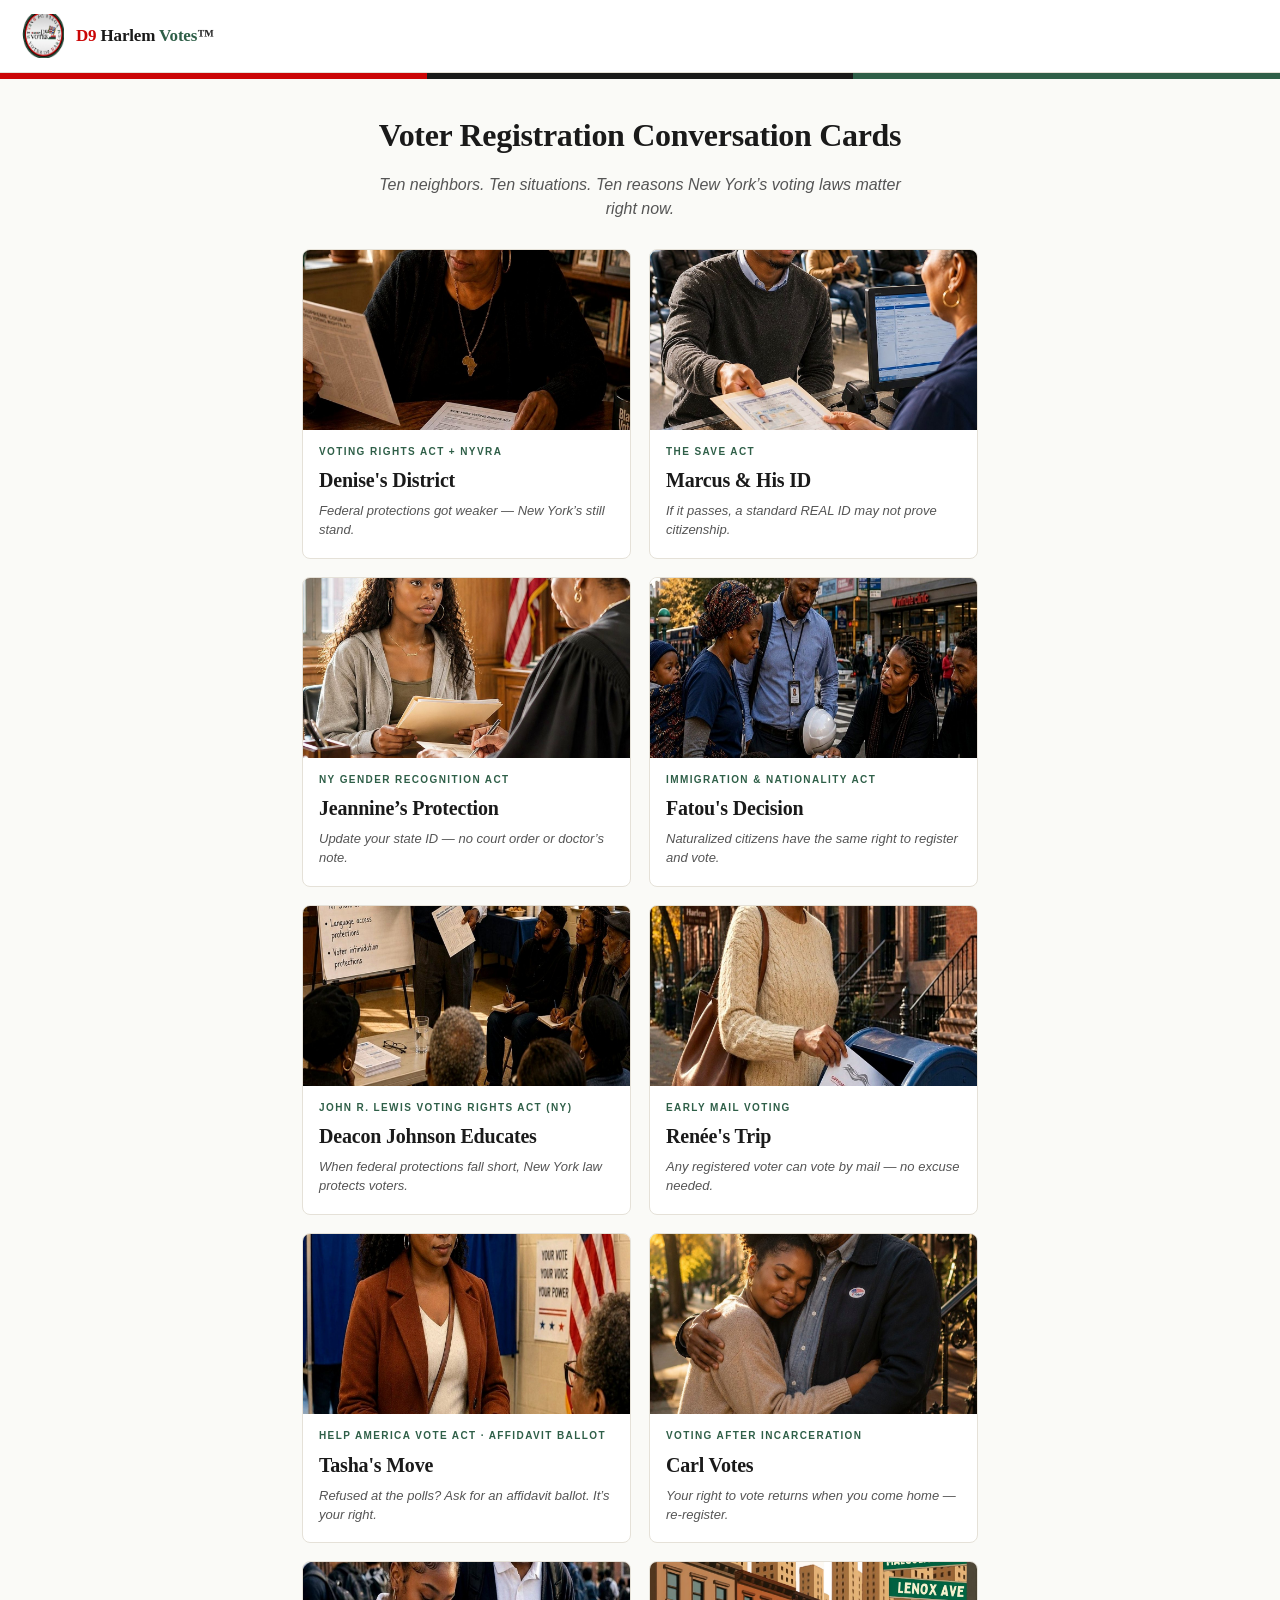
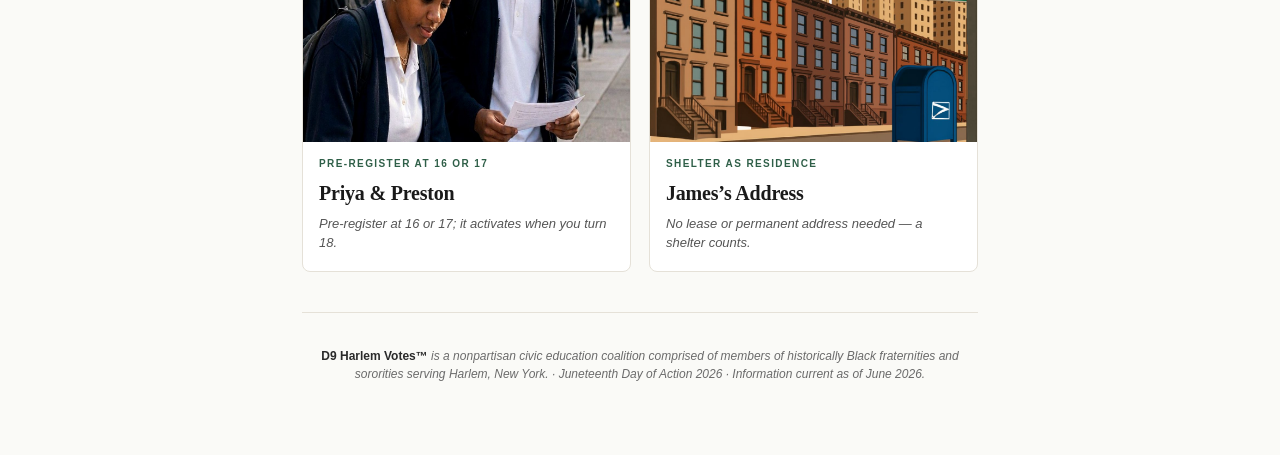
<file: index.html>
<!doctype html>
<html lang="en">
<head>
<meta charset="utf-8">
<meta name="viewport" content="width=device-width,initial-scale=1">
<title>Conversation Cards &mdash; D9 Harlem Votes&trade;</title>
<meta name="description" content="Ten voter registration conversation cards from D9 Harlem Votes&trade;, a nonpartisan civic education coalition in Harlem, New York. Real barriers, real laws, real protections.">
<link rel="stylesheet" href="style.css">
<link rel="icon" type="image/png" href="logo.png">
<script data-goatcounter="https://d9harlemvotes.goatcounter.com/count" async src="//gc.zgo.at/count.js"></script>
</head>
<body>
<div class="topbar">
  <a class="brand" href="/cards/">
    <img src="logo.png" alt="D9 Harlem Votes logo">
    <span class="wordmark"><span class="d9">D9</span> <span class="h">Harlem</span> <span class="v">Votes</span>&trade;</span>
  </a>
</div>
<div class="stripe"><div class="s-red"></div><div class="s-black"></div><div class="s-green"></div></div>
<div class="container">
  <div class="deck-header">
    <h1>Voter Registration Conversation Cards</h1>
    <p class="deck-tagline">Ten neighbors. Ten situations. Ten reasons New York&rsquo;s voting laws matter right now.</p>
  </div>
  <div class="deck-grid">
    <a class="deck-tile" href="card1/">
      <img src="photos/card1-denise.jpg" alt="Denise's District">
      <div class="tile-body">
        <div class="tile-topic">Voting Rights Act + NYVRA</div>
        <div class="tile-name">Denise's District</div>
        <p class="tile-tag">Federal protections got weaker &mdash; New York&rsquo;s still stand.</p>
      </div>
    </a>
    <a class="deck-tile" href="card2/">
      <img src="photos/card2-marcus.jpg" alt="Marcus &amp; His ID">
      <div class="tile-body">
        <div class="tile-topic">The SAVE Act</div>
        <div class="tile-name">Marcus &amp; His ID</div>
        <p class="tile-tag">If it passes, a standard REAL ID may not prove citizenship.</p>
      </div>
    </a>
    <a class="deck-tile" href="card3/">
      <img src="photos/card3-jeannine.jpg" alt="Jeannine&rsquo;s Protection">
      <div class="tile-body">
        <div class="tile-topic">NY Gender Recognition Act</div>
        <div class="tile-name">Jeannine&rsquo;s Protection</div>
        <p class="tile-tag">Update your state ID &mdash; no court order or doctor&rsquo;s note.</p>
      </div>
    </a>
    <a class="deck-tile" href="card4/">
      <img src="photos/card4-fatou.jpg" alt="Fatou's Decision">
      <div class="tile-body">
        <div class="tile-topic">Immigration &amp; Nationality Act</div>
        <div class="tile-name">Fatou's Decision</div>
        <p class="tile-tag">Naturalized citizens have the same right to register and vote.</p>
      </div>
    </a>
    <a class="deck-tile" href="card5/">
      <img src="photos/card5-deacon.jpg" alt="Deacon Johnson Educates">
      <div class="tile-body">
        <div class="tile-topic">John R. Lewis Voting Rights Act (NY)</div>
        <div class="tile-name">Deacon Johnson Educates</div>
        <p class="tile-tag">When federal protections fall short, New York law protects voters.</p>
      </div>
    </a>
    <a class="deck-tile" href="card6/">
      <img src="photos/card6-renee.jpg" alt="Ren&eacute;e's Trip">
      <div class="tile-body">
        <div class="tile-topic">Early Mail Voting</div>
        <div class="tile-name">Ren&eacute;e's Trip</div>
        <p class="tile-tag">Any registered voter can vote by mail &mdash; no excuse needed.</p>
      </div>
    </a>
    <a class="deck-tile" href="card7/">
      <img src="photos/card7-tasha.jpg" alt="Tasha's Move">
      <div class="tile-body">
        <div class="tile-topic">Help America Vote Act &middot; Affidavit Ballot</div>
        <div class="tile-name">Tasha's Move</div>
        <p class="tile-tag">Refused at the polls? Ask for an affidavit ballot. It&rsquo;s your right.</p>
      </div>
    </a>
    <a class="deck-tile" href="card8/">
      <img src="photos/card8-carl.jpg" alt="Carl Votes">
      <div class="tile-body">
        <div class="tile-topic">Voting After Incarceration</div>
        <div class="tile-name">Carl Votes</div>
        <p class="tile-tag">Your right to vote returns when you come home &mdash; re-register.</p>
      </div>
    </a>
    <a class="deck-tile" href="card9/">
      <img src="photos/card9-priya-preston.jpg" alt="Priya &amp; Preston">
      <div class="tile-body">
        <div class="tile-topic">Pre-Register at 16 or 17</div>
        <div class="tile-name">Priya &amp; Preston</div>
        <p class="tile-tag">Pre-register at 16 or 17; it activates when you turn 18.</p>
      </div>
    </a>
    <a class="deck-tile" href="card10/">
      <img src="photos/card10-shelter.jpg" alt="James&rsquo;s Address">
      <div class="tile-body">
        <div class="tile-topic">Shelter as Residence</div>
        <div class="tile-name">James&rsquo;s Address</div>
        <p class="tile-tag">No lease or permanent address needed &mdash; a shelter counts.</p>
      </div>
    </a>
  </div>
  <div class="foot">
    <p class="meta"><strong>D9 Harlem Votes&trade;</strong> is a nonpartisan civic education coalition comprised of members of historically Black fraternities and sororities serving Harlem, New York. &middot; Juneteenth Day of Action 2026 &middot; Information current as of June 2026.</p>
  </div>
</div>
</body>
</html>
</file>
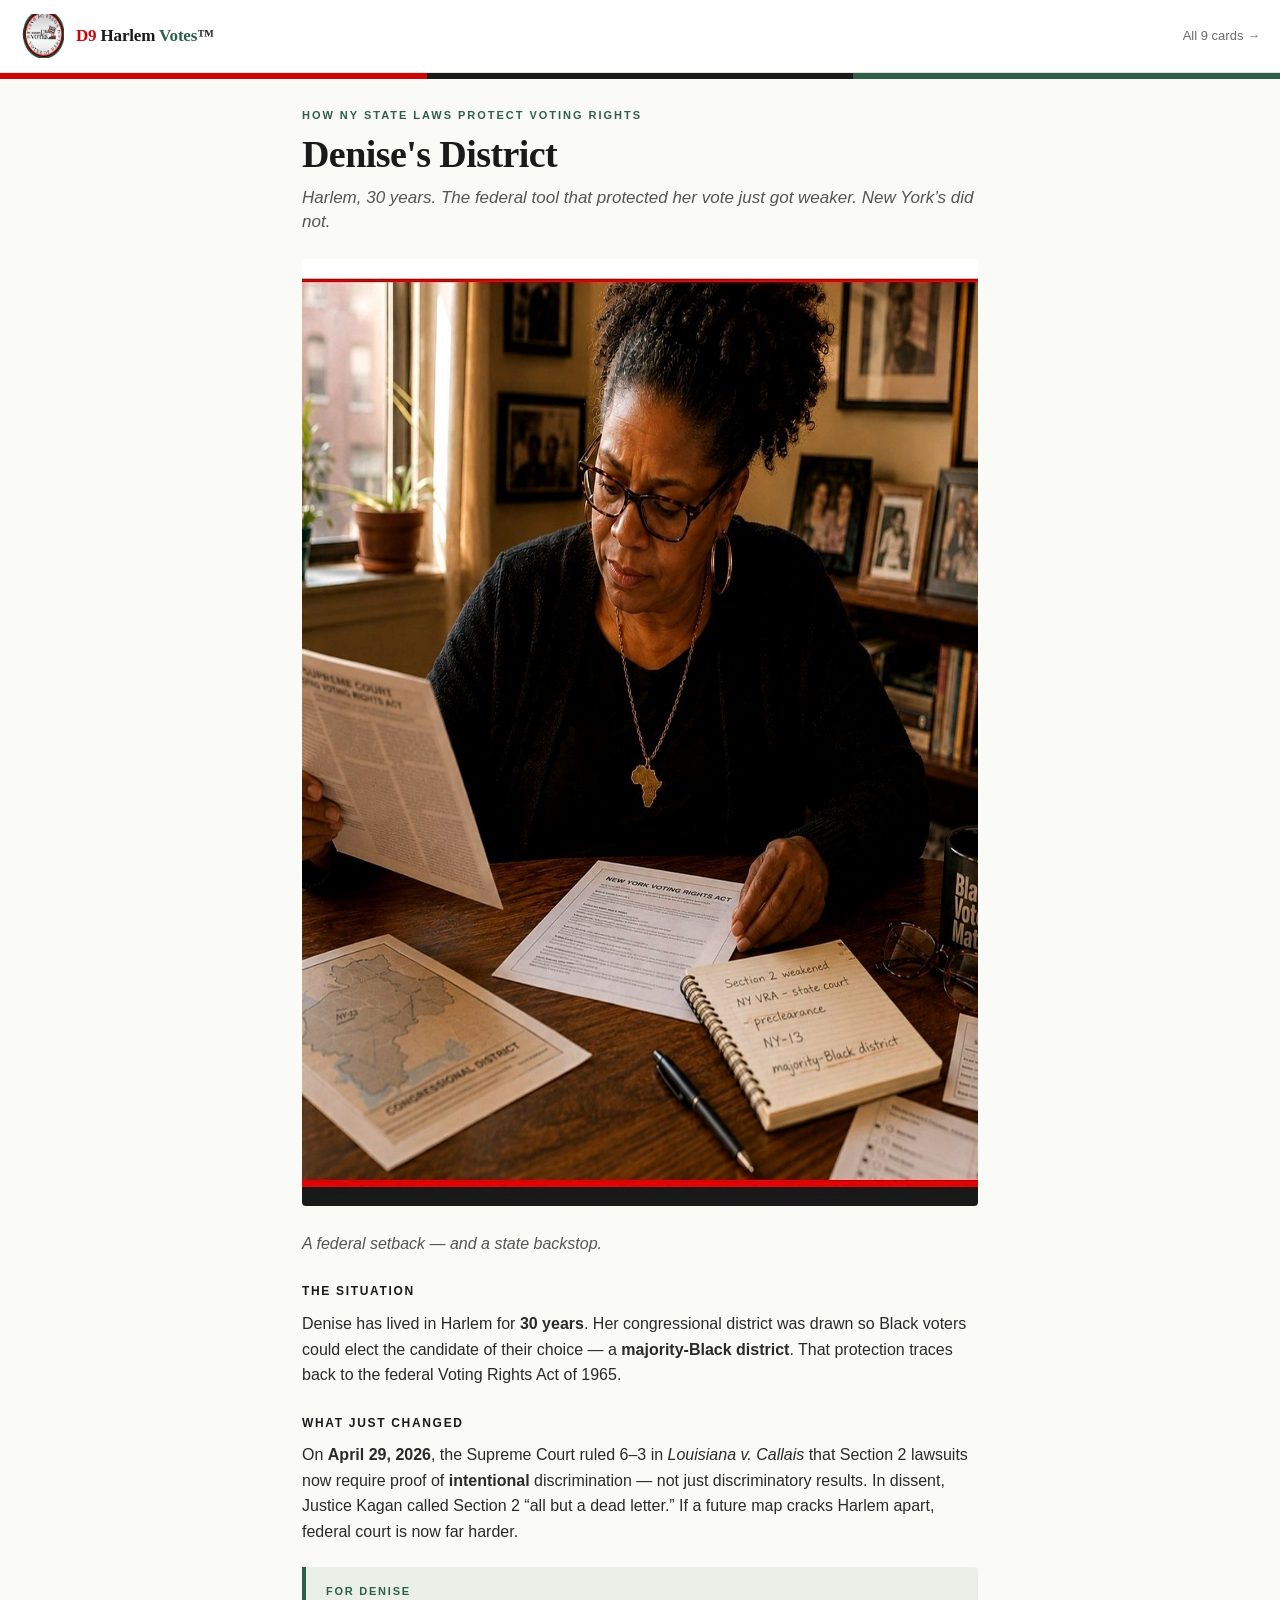
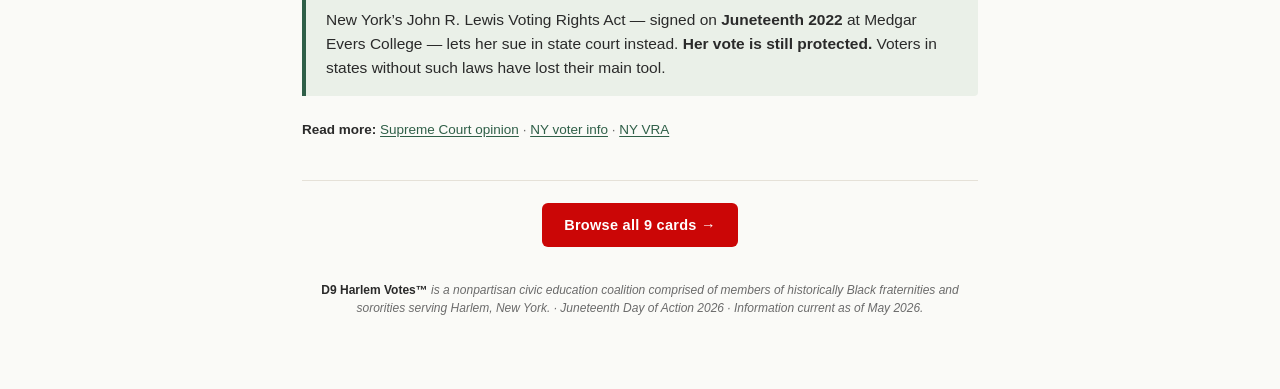
<file: card1/index.html>
<!doctype html>
<html lang="en">
<head>
<meta charset="utf-8">
<meta name="viewport" content="width=device-width,initial-scale=1">
<title>Denise's District &mdash; D9 Harlem Votes&trade;</title>
<meta name="description" content="Harlem, 30 years. The federal tool that protected her vote just got weaker. New York’s did not.">
<link rel="stylesheet" href="../style.css">
<link rel="icon" type="image/png" href="../logo.png">
<script data-goatcounter="https://d9harlemvotes.goatcounter.com/count" async src="//gc.zgo.at/count.js"></script>
</head>
<body>
<div class="topbar">
  <a class="brand" href="/cards/">
    <img src="../logo.png" alt="D9 Harlem Votes logo">
    <span class="wordmark"><span class="d9">D9</span> <span class="h">Harlem</span> <span class="v">Votes</span>&trade;</span>
  </a>
  <a class="back" href="/cards/">All 9 cards &rarr;</a>
</div>
<div class="stripe"><div class="s-red"></div><div class="s-black"></div><div class="s-green"></div></div>
<div class="container">
  <div class="topic-label">How NY state laws protect voting rights</div>
  <h1 class="card-name">Denise's District</h1>
  <p class="tagline">Harlem, 30 years. The federal tool that protected her vote just got weaker. New York&rsquo;s did not.</p>
  <img class="card-photo" src="../photos/card1-denise.jpg" alt="Denise's District">
  <p class="subtitle">A federal setback &mdash; and a state backstop.</p>

  <h2 class="section-label">THE SITUATION</h2>
  <p class="section-body">Denise has lived in Harlem for <strong>30 years</strong>. Her congressional district was drawn so Black voters could elect the candidate of their choice &mdash; a <strong>majority-Black district</strong>. That protection traces back to the federal Voting Rights Act of 1965.</p>

  <h2 class="section-label">WHAT JUST CHANGED</h2>
  <p class="section-body">On <strong>April 29, 2026</strong>, the Supreme Court ruled 6&ndash;3 in <em>Louisiana v. Callais</em> that Section 2 lawsuits now require proof of <strong>intentional</strong> discrimination &mdash; not just discriminatory results. In dissent, Justice Kagan called Section 2 &ldquo;all but a dead letter.&rdquo; If a future map cracks Harlem apart, federal court is now far harder.</p>

  <div class="action-box">
    <div class="action-label">FOR DENISE</div>
    <div class="action-body">New York&rsquo;s John R. Lewis Voting Rights Act &mdash; signed on <strong>Juneteenth 2022</strong> at Medgar Evers College &mdash; lets her sue in state court instead. <strong>Her vote is still protected.</strong> Voters in states without such laws have lost their main tool.</div>
  </div>

  <p class="read-more"><strong>Read more:</strong> <a href="https://www.supremecourt.gov/" target="_blank" rel="noopener">Supreme Court opinion</a> &middot; <a href="https://www.voting.nyc/" target="_blank" rel="noopener">NY voter info</a> &middot; <a href="https://www.nysenate.gov/" target="_blank" rel="noopener">NY VRA</a></p>

  <div class="foot">
    <a class="browse" href="../">Browse all 9 cards &rarr;</a>
    <p class="meta"><strong>D9 Harlem Votes&trade;</strong> is a nonpartisan civic education coalition comprised of members of historically Black fraternities and sororities serving Harlem, New York. &middot; Juneteenth Day of Action 2026 &middot; Information current as of May 2026.</p>
  </div>
</div>
</body>
</html>
</file>
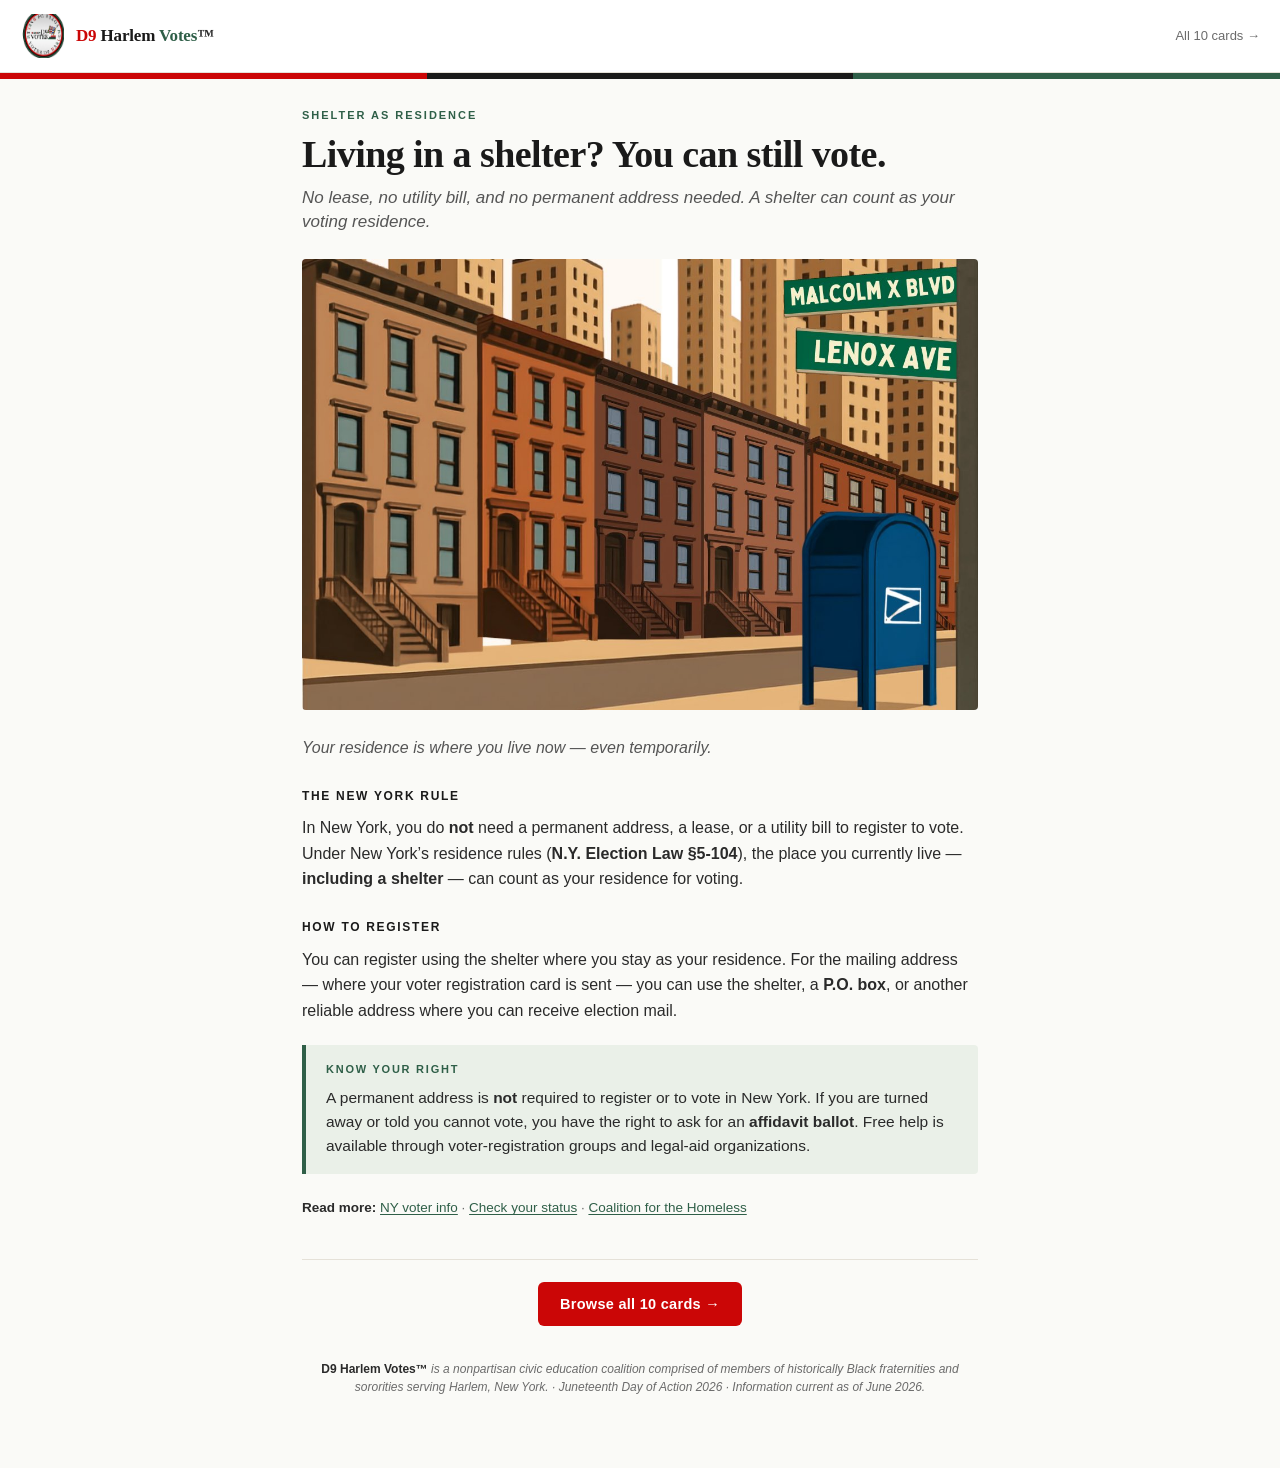
<file: card10/index.html>
<!doctype html>
<html lang="en">
<head>
<meta charset="utf-8">
<meta name="viewport" content="width=device-width,initial-scale=1">
<title>Shelter as Residence &mdash; D9 Harlem Votes&trade;</title>
<meta name="description" content="In New York, you do not need a permanent address, lease, or utility bill to register to vote. A shelter can count as your voting residence.">
<link rel="stylesheet" href="../style.css">
<link rel="icon" type="image/png" href="../logo.png">
<script data-goatcounter="https://d9harlemvotes.goatcounter.com/count" async src="//gc.zgo.at/count.js"></script>
</head>
<body>
<div class="topbar">
  <a class="brand" href="/cards/">
    <img src="../logo.png" alt="D9 Harlem Votes logo">
    <span class="wordmark"><span class="d9">D9</span> <span class="h">Harlem</span> <span class="v">Votes</span>&trade;</span>
  </a>
  <a class="back" href="/cards/">All 10 cards &rarr;</a>
</div>
<div class="stripe"><div class="s-red"></div><div class="s-black"></div><div class="s-green"></div></div>
<div class="container">
  <div class="topic-label">Shelter as Residence</div>
  <h1 class="card-name">Living in a shelter? You can still vote.</h1>
  <p class="tagline">No lease, no utility bill, and no permanent address needed. A shelter can count as your voting residence.</p>
  <img class="card-photo" src="../photos/card10-shelter.jpg" alt="Harlem brownstones">
  <p class="subtitle">Your residence is where you live now &mdash; even temporarily.</p>

  <h2 class="section-label">THE NEW YORK RULE</h2>
  <p class="section-body">In New York, you do <strong>not</strong> need a permanent address, a lease, or a utility bill to register to vote. Under New York&rsquo;s residence rules (<strong>N.Y. Election Law &sect;5-104</strong>), the place you currently live &mdash; <strong>including a shelter</strong> &mdash; can count as your residence for voting.</p>

  <h2 class="section-label">HOW TO REGISTER</h2>
  <p class="section-body">You can register using the shelter where you stay as your residence. For the mailing address &mdash; where your voter registration card is sent &mdash; you can use the shelter, a <strong>P.O. box</strong>, or another reliable address where you can receive election mail.</p>

  <div class="action-box">
    <div class="action-label">KNOW YOUR RIGHT</div>
    <div class="action-body">A permanent address is <strong>not</strong> required to register or to vote in New York. If you are turned away or told you cannot vote, you have the right to ask for an <strong>affidavit ballot</strong>. Free help is available through voter-registration groups and legal-aid organizations.</div>
  </div>

  <p class="read-more"><strong>Read more:</strong> <a href="https://www.voting.nyc/" target="_blank" rel="noopener">NY voter info</a> &middot; <a href="https://voterlookup.elections.ny.gov/" target="_blank" rel="noopener">Check your status</a> &middot; <a href="https://www.coalitionforthehomeless.org/" target="_blank" rel="noopener">Coalition for the Homeless</a></p>

  <div class="foot">
    <a class="browse" href="../">Browse all 10 cards &rarr;</a>
    <p class="meta"><strong>D9 Harlem Votes&trade;</strong> is a nonpartisan civic education coalition comprised of members of historically Black fraternities and sororities serving Harlem, New York. &middot; Juneteenth Day of Action 2026 &middot; Information current as of June 2026.</p>
  </div>
</div>
</body>
</html>
</file>
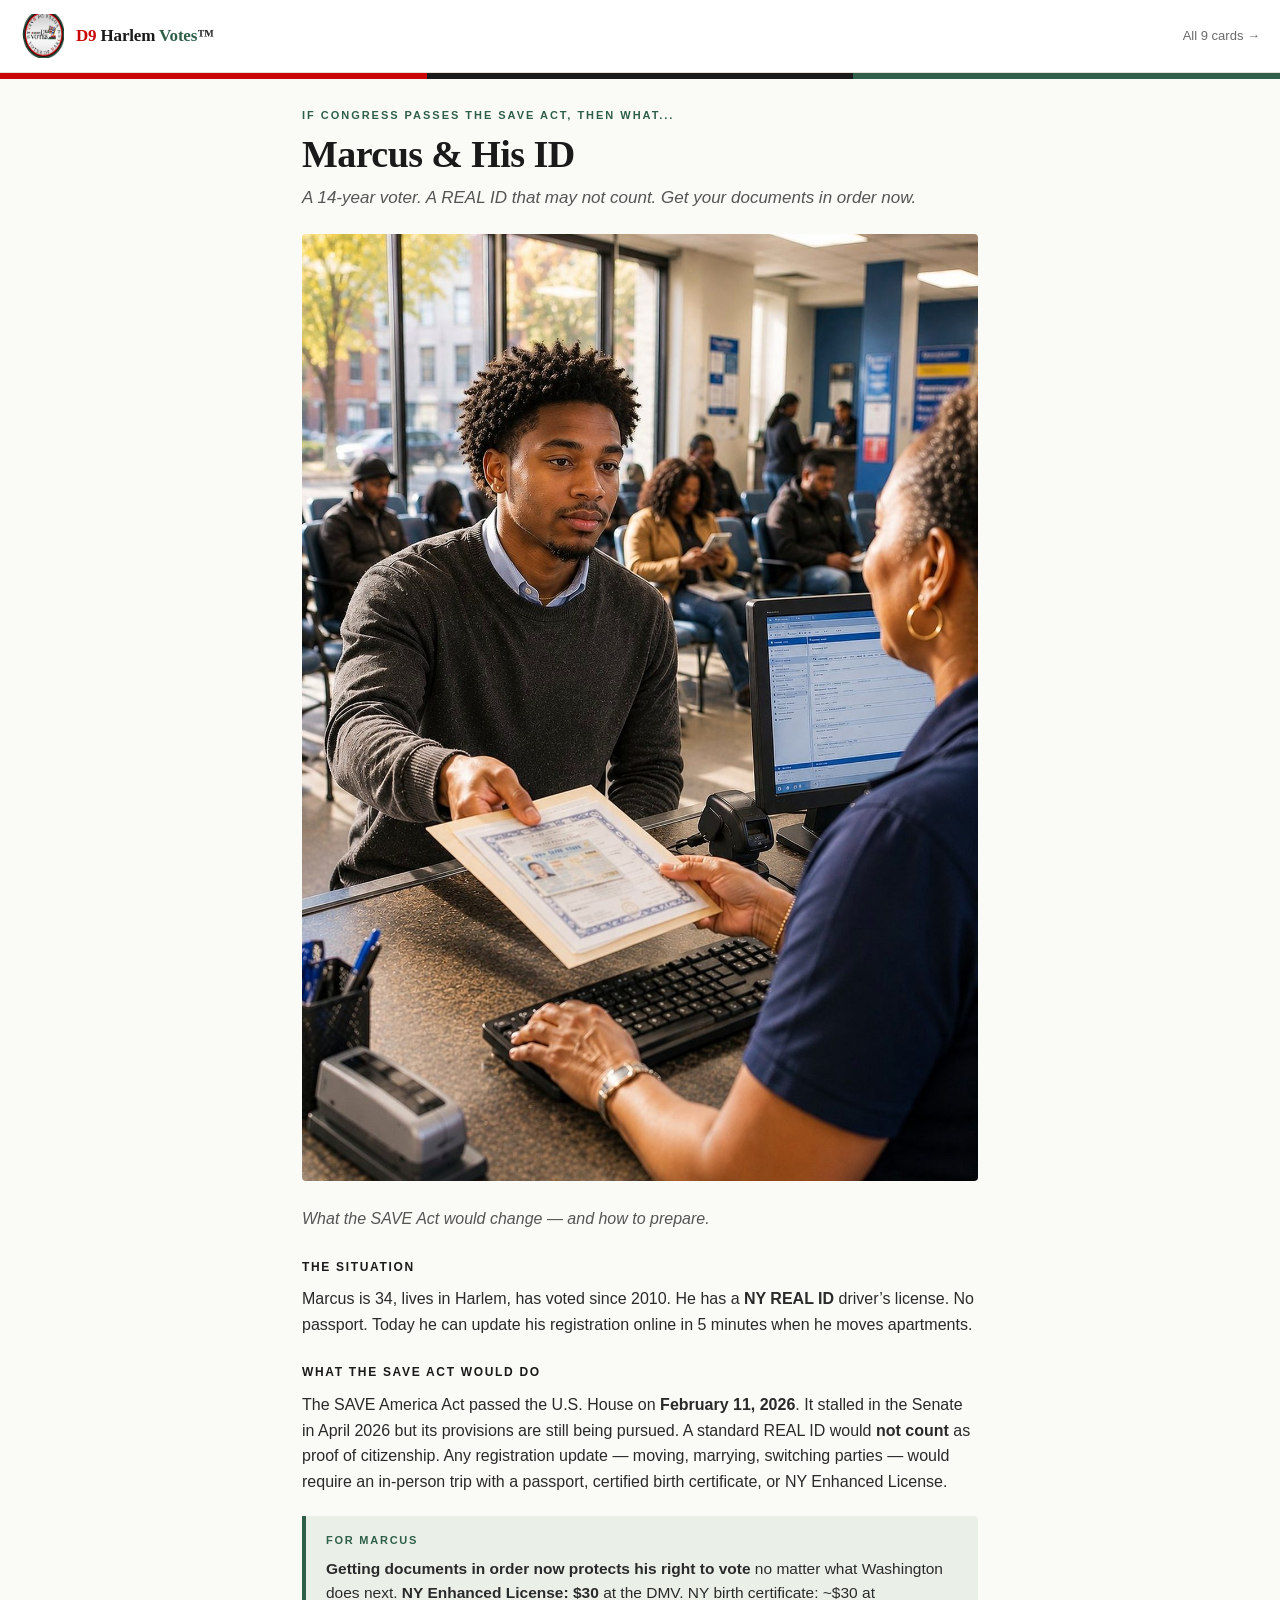
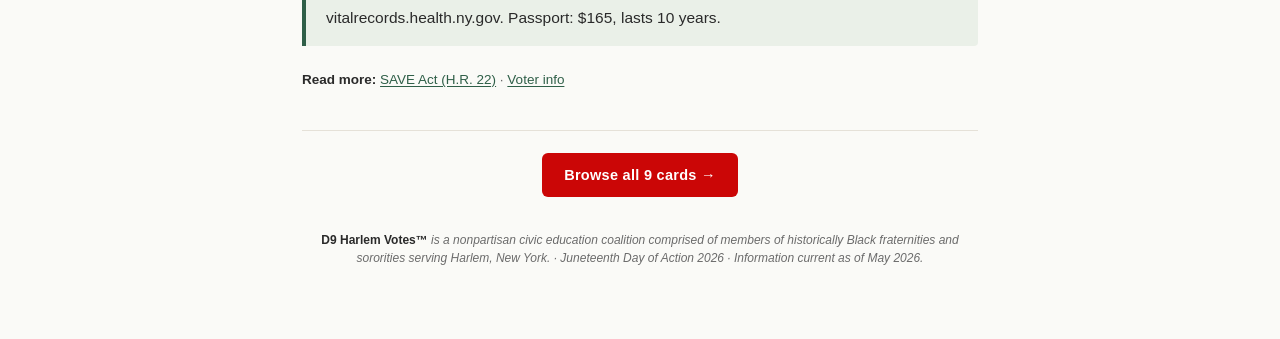
<file: card2/index.html>
<!doctype html>
<html lang="en">
<head>
<meta charset="utf-8">
<meta name="viewport" content="width=device-width,initial-scale=1">
<title>Marcus &amp; His ID &mdash; D9 Harlem Votes&trade;</title>
<meta name="description" content="A 14-year voter. A REAL ID that may not count. Get your documents in order now.">
<link rel="stylesheet" href="../style.css">
<link rel="icon" type="image/png" href="../logo.png">
<script data-goatcounter="https://d9harlemvotes.goatcounter.com/count" async src="//gc.zgo.at/count.js"></script>
</head>
<body>
<div class="topbar">
  <a class="brand" href="/cards/">
    <img src="../logo.png" alt="D9 Harlem Votes logo">
    <span class="wordmark"><span class="d9">D9</span> <span class="h">Harlem</span> <span class="v">Votes</span>&trade;</span>
  </a>
  <a class="back" href="/cards/">All 9 cards &rarr;</a>
</div>
<div class="stripe"><div class="s-red"></div><div class="s-black"></div><div class="s-green"></div></div>
<div class="container">
  <div class="topic-label">If Congress passes the SAVE Act, then what...</div>
  <h1 class="card-name">Marcus &amp; His ID</h1>
  <p class="tagline">A 14-year voter. A REAL ID that may not count. Get your documents in order now.</p>
  <img class="card-photo" src="../photos/card2-marcus.jpg" alt="Marcus &amp; His ID">
  <p class="subtitle">What the SAVE Act would change &mdash; and how to prepare.</p>

  <h2 class="section-label">THE SITUATION</h2>
  <p class="section-body">Marcus is 34, lives in Harlem, has voted since 2010. He has a <strong>NY REAL ID</strong> driver&rsquo;s license. No passport. Today he can update his registration online in 5 minutes when he moves apartments.</p>

  <h2 class="section-label">WHAT THE SAVE ACT WOULD DO</h2>
  <p class="section-body">The SAVE America Act passed the U.S. House on <strong>February 11, 2026</strong>. It stalled in the Senate in April 2026 but its provisions are still being pursued. A standard REAL ID would <strong>not count</strong> as proof of citizenship. Any registration update &mdash; moving, marrying, switching parties &mdash; would require an in-person trip with a passport, certified birth certificate, or NY Enhanced License.</p>

  <div class="action-box">
    <div class="action-label">FOR MARCUS</div>
    <div class="action-body"><strong>Getting documents in order now protects his right to vote</strong> no matter what Washington does next. <strong>NY Enhanced License: $30</strong> at the DMV. NY birth certificate: ~$30 at vitalrecords.health.ny.gov. Passport: $165, lasts 10 years.</div>
  </div>

  <p class="read-more"><strong>Read more:</strong> <a href="https://www.congress.gov/" target="_blank" rel="noopener">SAVE Act (H.R. 22)</a> &middot; <a href="https://www.voting.nyc/" target="_blank" rel="noopener">Voter info</a></p>

  <div class="foot">
    <a class="browse" href="../">Browse all 9 cards &rarr;</a>
    <p class="meta"><strong>D9 Harlem Votes&trade;</strong> is a nonpartisan civic education coalition comprised of members of historically Black fraternities and sororities serving Harlem, New York. &middot; Juneteenth Day of Action 2026 &middot; Information current as of May 2026.</p>
  </div>
</div>
</body>
</html>
</file>
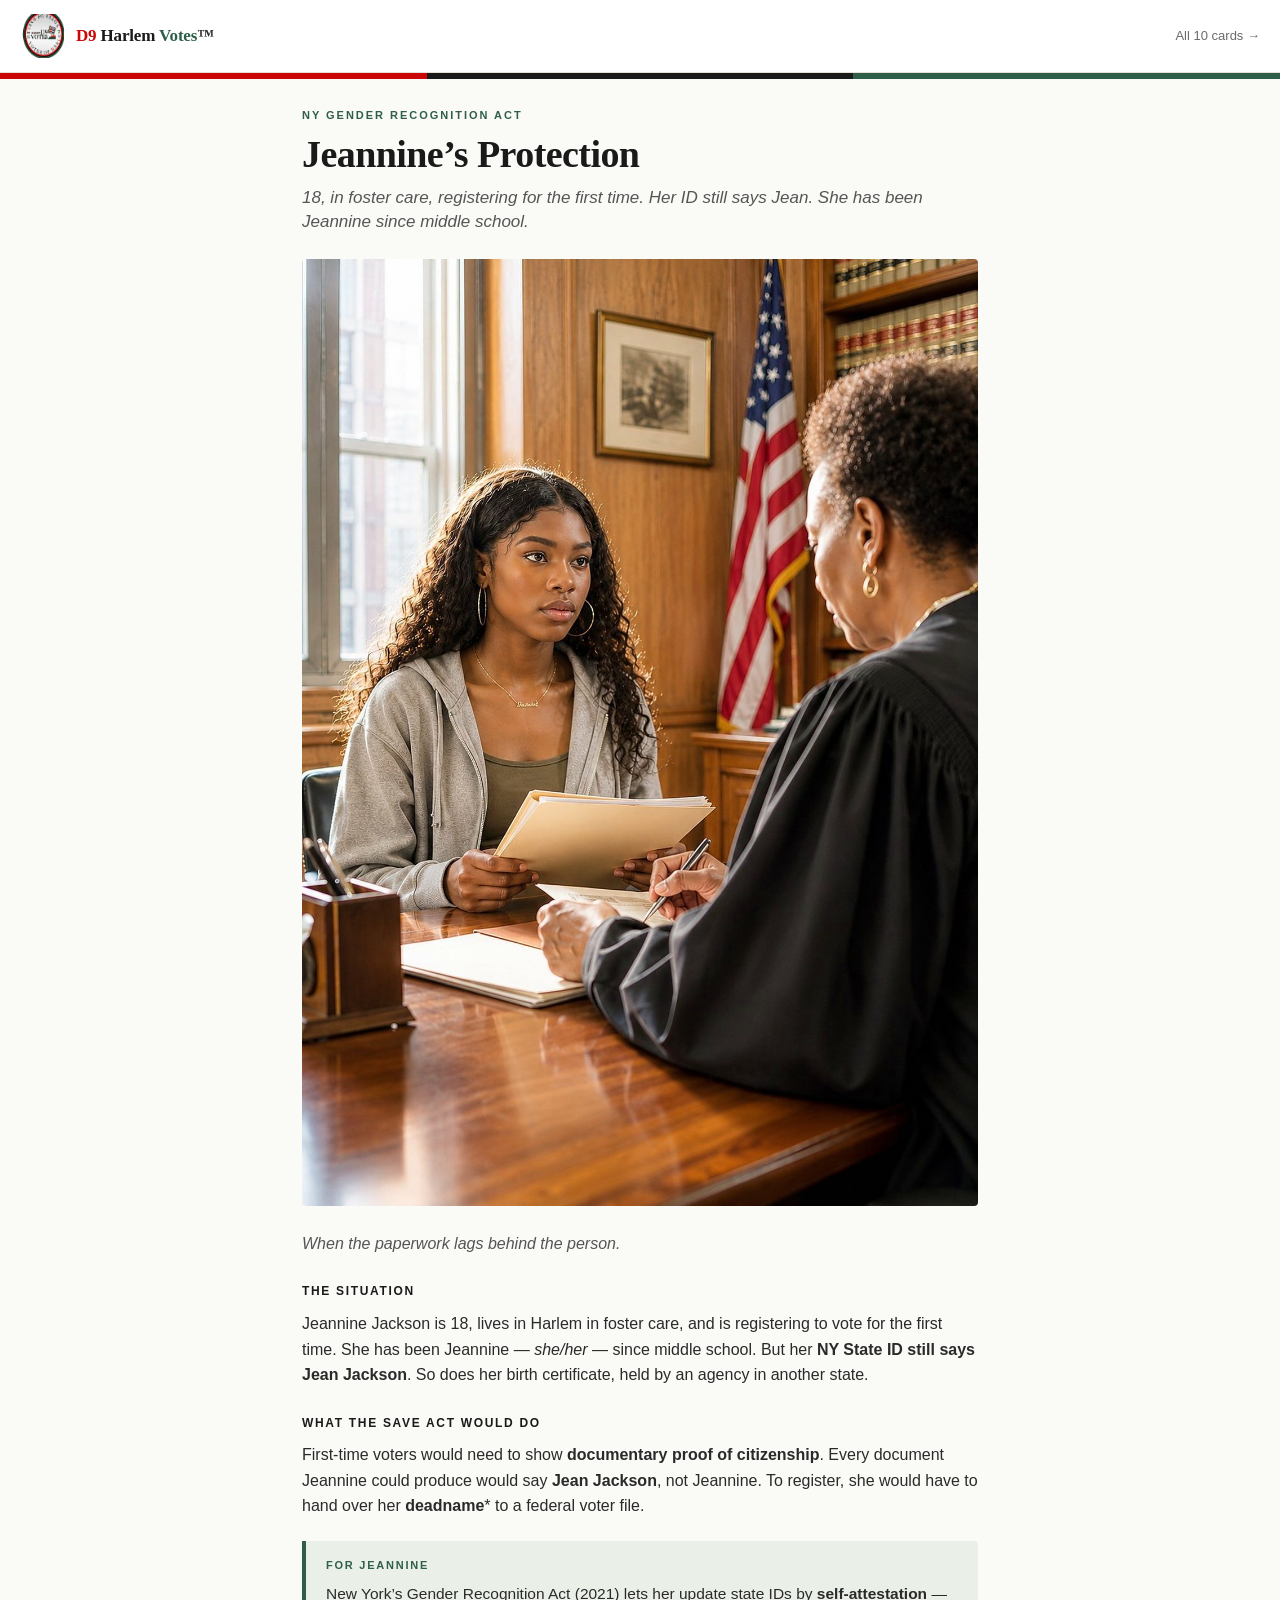
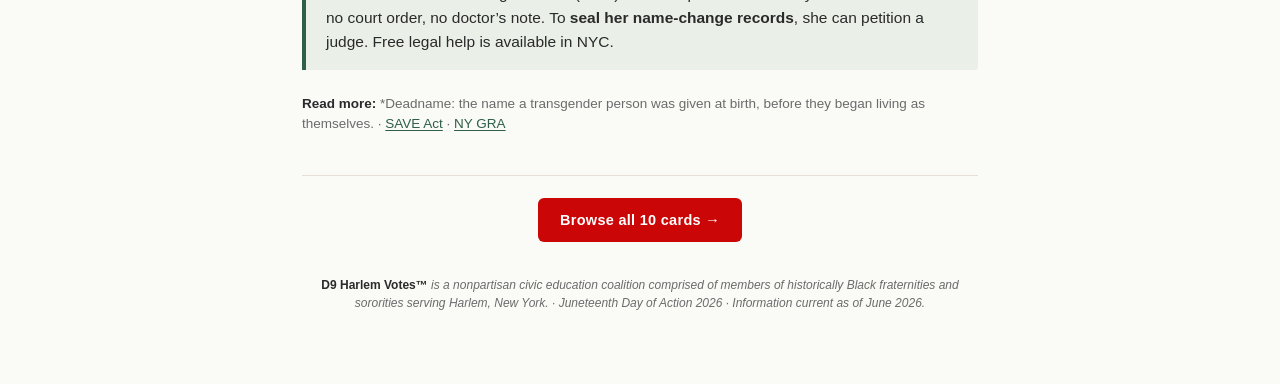
<file: card3/index.html>
<!doctype html>
<html lang="en">
<head>
<meta charset="utf-8">
<meta name="viewport" content="width=device-width,initial-scale=1">
<title>Jeannine&rsquo;s Protection &mdash; D9 Harlem Votes&trade;</title>
<meta name="description" content="18, in foster care, registering for the first time. Her ID still says Jean. She has been Jeannine since middle school.">
<link rel="stylesheet" href="../style.css">
<link rel="icon" type="image/png" href="../logo.png">
<script data-goatcounter="https://d9harlemvotes.goatcounter.com/count" async src="//gc.zgo.at/count.js"></script>
</head>
<body>
<div class="topbar">
  <a class="brand" href="/cards/">
    <img src="../logo.png" alt="D9 Harlem Votes logo">
    <span class="wordmark"><span class="d9">D9</span> <span class="h">Harlem</span> <span class="v">Votes</span>&trade;</span>
  </a>
  <a class="back" href="/cards/">All 10 cards &rarr;</a>
</div>
<div class="stripe"><div class="s-red"></div><div class="s-black"></div><div class="s-green"></div></div>
<div class="container">
  <div class="topic-label">NY Gender Recognition Act</div>
  <h1 class="card-name">Jeannine&rsquo;s Protection</h1>
  <p class="tagline">18, in foster care, registering for the first time. Her ID still says Jean. She has been Jeannine since middle school.</p>
  <img class="card-photo" src="../photos/card3-jeannine.jpg" alt="Jeannine&rsquo;s Protection">
  <p class="subtitle">When the paperwork lags behind the person.</p>

  <h2 class="section-label">THE SITUATION</h2>
  <p class="section-body">Jeannine Jackson is 18, lives in Harlem in foster care, and is registering to vote for the first time. She has been Jeannine &mdash; <em>she/her</em> &mdash; since middle school. But her <strong>NY State ID still says Jean Jackson</strong>. So does her birth certificate, held by an agency in another state.</p>

  <h2 class="section-label">WHAT THE SAVE ACT WOULD DO</h2>
  <p class="section-body">First-time voters would need to show <strong>documentary proof of citizenship</strong>. Every document Jeannine could produce would say <strong>Jean Jackson</strong>, not Jeannine. To register, she would have to hand over her <strong>deadname</strong>* to a federal voter file.</p>

  <div class="action-box">
    <div class="action-label">FOR JEANNINE</div>
    <div class="action-body">New York&rsquo;s Gender Recognition Act (2021) lets her update state IDs by <strong>self-attestation</strong> &mdash; no court order, no doctor&rsquo;s note. To <strong>seal her name-change records</strong>, she can petition a judge. Free legal help is available in NYC.</div>
  </div>

  <p class="read-more"><strong>Read more:</strong> <span>*Deadname: the name a transgender person was given at birth, before they began living as themselves.</span> &middot; <a href="https://www.congress.gov/" target="_blank" rel="noopener">SAVE Act</a> &middot; <a href="https://www.nysenate.gov/" target="_blank" rel="noopener">NY GRA</a></p>

  <div class="foot">
    <a class="browse" href="../">Browse all 10 cards &rarr;</a>
    <p class="meta"><strong>D9 Harlem Votes&trade;</strong> is a nonpartisan civic education coalition comprised of members of historically Black fraternities and sororities serving Harlem, New York. &middot; Juneteenth Day of Action 2026 &middot; Information current as of June 2026.</p>
  </div>
</div>
</body>
</html>
</file>
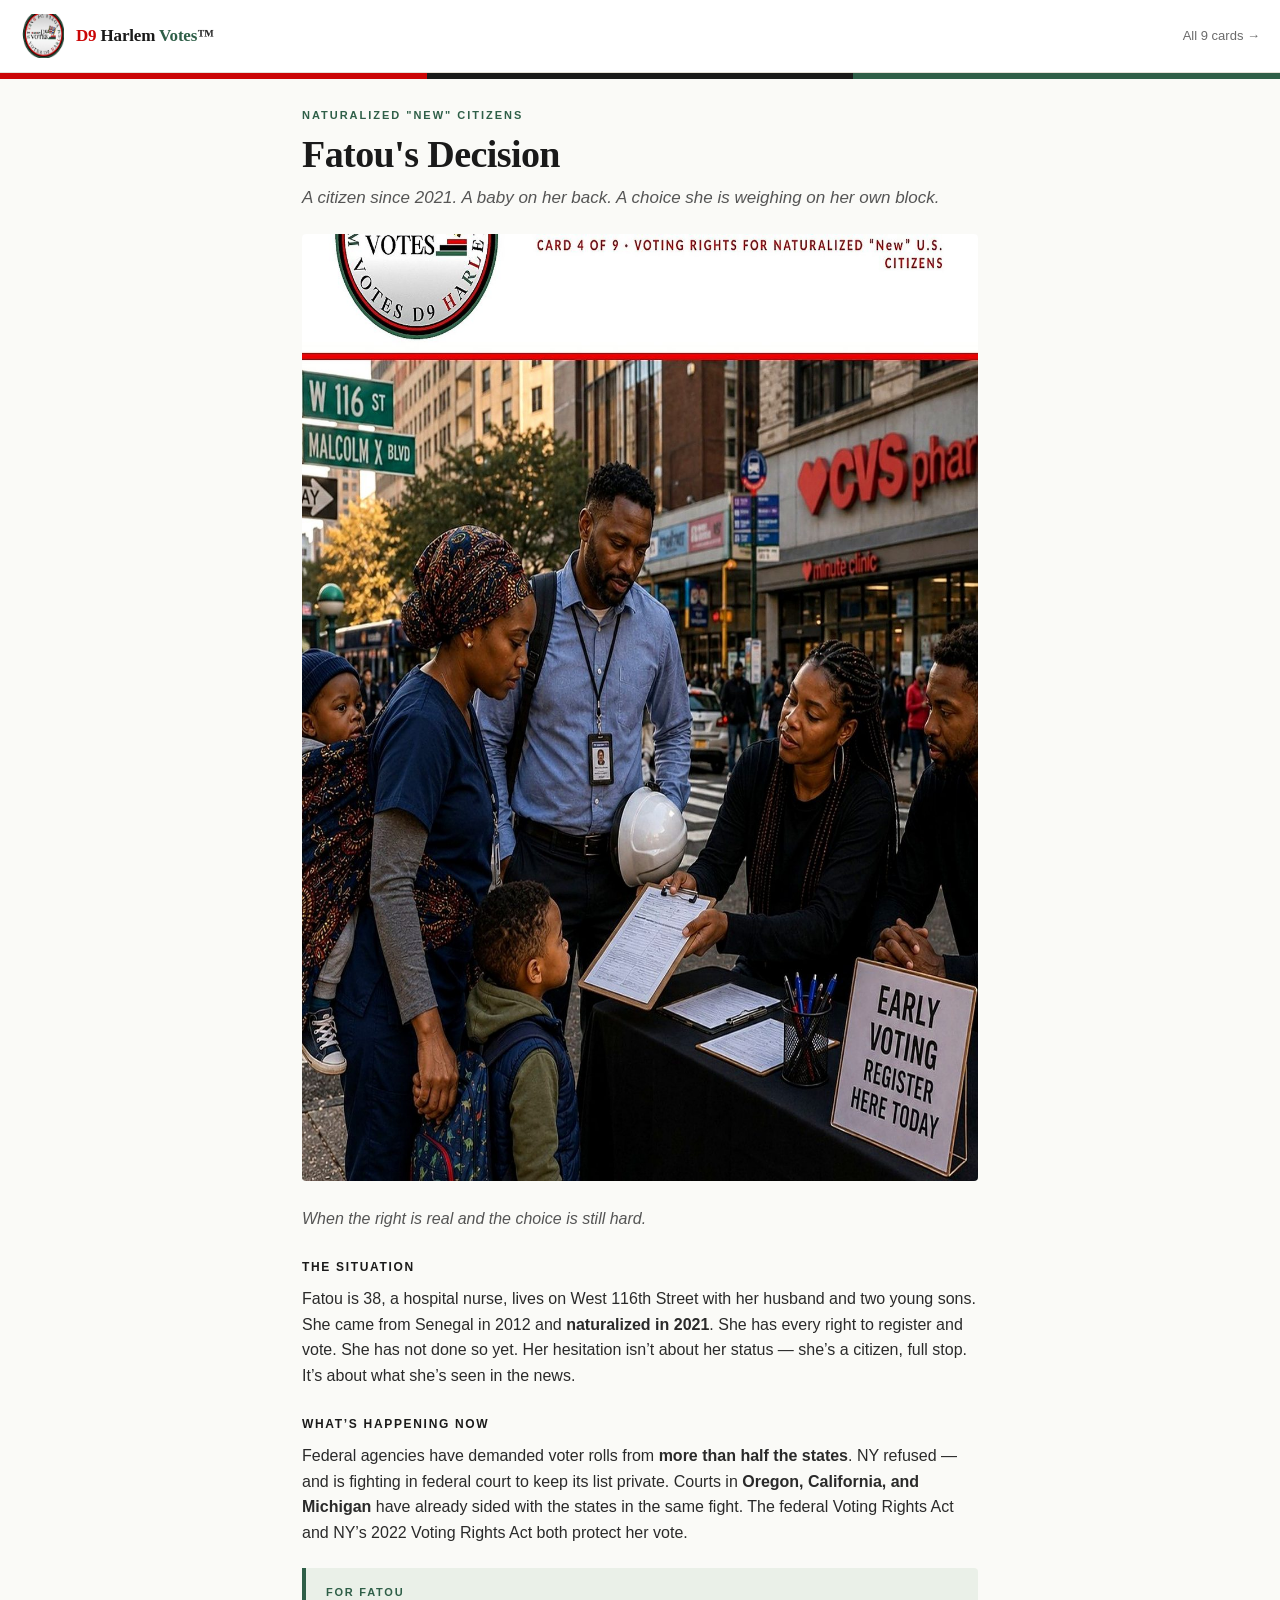
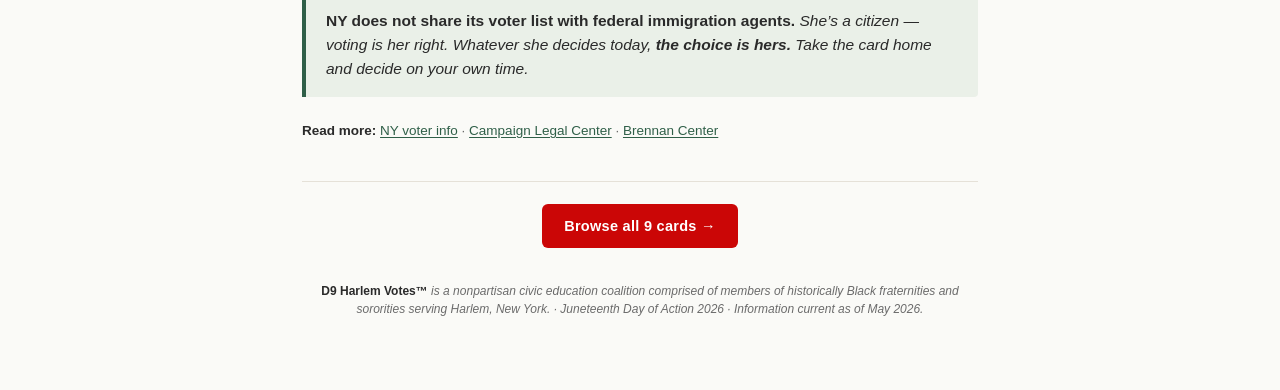
<file: card4/index.html>
<!doctype html>
<html lang="en">
<head>
<meta charset="utf-8">
<meta name="viewport" content="width=device-width,initial-scale=1">
<title>Fatou's Decision &mdash; D9 Harlem Votes&trade;</title>
<meta name="description" content="A citizen since 2021. A baby on her back. A choice she is weighing on her own block.">
<link rel="stylesheet" href="../style.css">
<link rel="icon" type="image/png" href="../logo.png">
<script data-goatcounter="https://d9harlemvotes.goatcounter.com/count" async src="//gc.zgo.at/count.js"></script>
</head>
<body>
<div class="topbar">
  <a class="brand" href="/cards/">
    <img src="../logo.png" alt="D9 Harlem Votes logo">
    <span class="wordmark"><span class="d9">D9</span> <span class="h">Harlem</span> <span class="v">Votes</span>&trade;</span>
  </a>
  <a class="back" href="/cards/">All 9 cards &rarr;</a>
</div>
<div class="stripe"><div class="s-red"></div><div class="s-black"></div><div class="s-green"></div></div>
<div class="container">
  <div class="topic-label">Naturalized "new" citizens</div>
  <h1 class="card-name">Fatou's Decision</h1>
  <p class="tagline">A citizen since 2021. A baby on her back. A choice she is weighing on her own block.</p>
  <img class="card-photo" src="../photos/card4-fatou.jpg" alt="Fatou's Decision">
  <p class="subtitle">When the right is real and the choice is still hard.</p>

  <h2 class="section-label">THE SITUATION</h2>
  <p class="section-body">Fatou is 38, a hospital nurse, lives on West 116th Street with her husband and two young sons. She came from Senegal in 2012 and <strong>naturalized in 2021</strong>. She has every right to register and vote. She has not done so yet. Her hesitation isn&rsquo;t about her status &mdash; she&rsquo;s a citizen, full stop. It&rsquo;s about what she&rsquo;s seen in the news.</p>

  <h2 class="section-label">WHAT&rsquo;S HAPPENING NOW</h2>
  <p class="section-body">Federal agencies have demanded voter rolls from <strong>more than half the states</strong>. NY refused &mdash; and is fighting in federal court to keep its list private. Courts in <strong>Oregon, California, and Michigan</strong> have already sided with the states in the same fight. The federal Voting Rights Act and NY&rsquo;s 2022 Voting Rights Act both protect her vote.</p>

  <div class="action-box">
    <div class="action-label">FOR FATOU</div>
    <div class="action-body"><strong>NY does not share its voter list with federal immigration agents.</strong> <em>She&rsquo;s a citizen &mdash; voting is her right. Whatever she decides today, <strong>the choice is hers.</strong> Take the card home and decide on your own time.</em></div>
  </div>

  <p class="read-more"><strong>Read more:</strong> <a href="https://www.voting.nyc/" target="_blank" rel="noopener">NY voter info</a> &middot; <a href="https://campaignlegal.org/" target="_blank" rel="noopener">Campaign Legal Center</a> &middot; <a href="https://www.brennancenter.org/" target="_blank" rel="noopener">Brennan Center</a></p>

  <div class="foot">
    <a class="browse" href="../">Browse all 9 cards &rarr;</a>
    <p class="meta"><strong>D9 Harlem Votes&trade;</strong> is a nonpartisan civic education coalition comprised of members of historically Black fraternities and sororities serving Harlem, New York. &middot; Juneteenth Day of Action 2026 &middot; Information current as of May 2026.</p>
  </div>
</div>
</body>
</html>
</file>
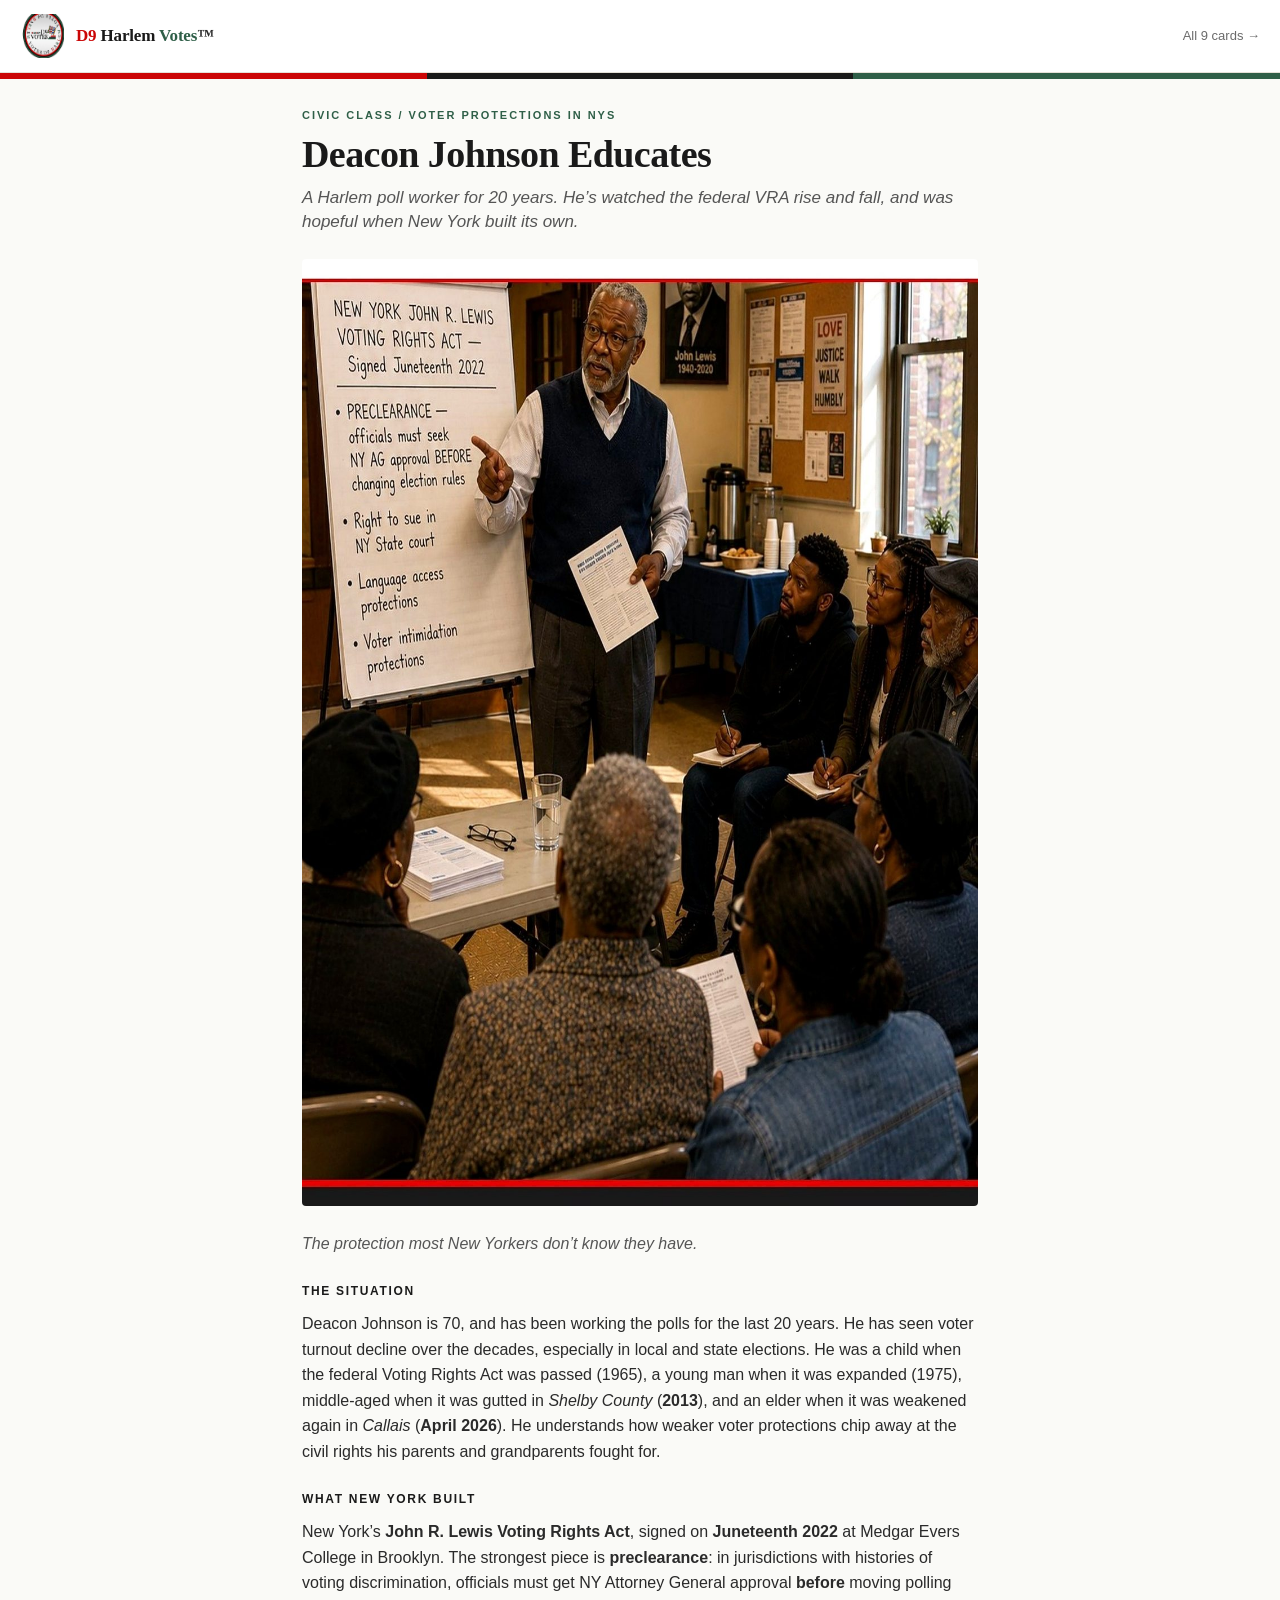
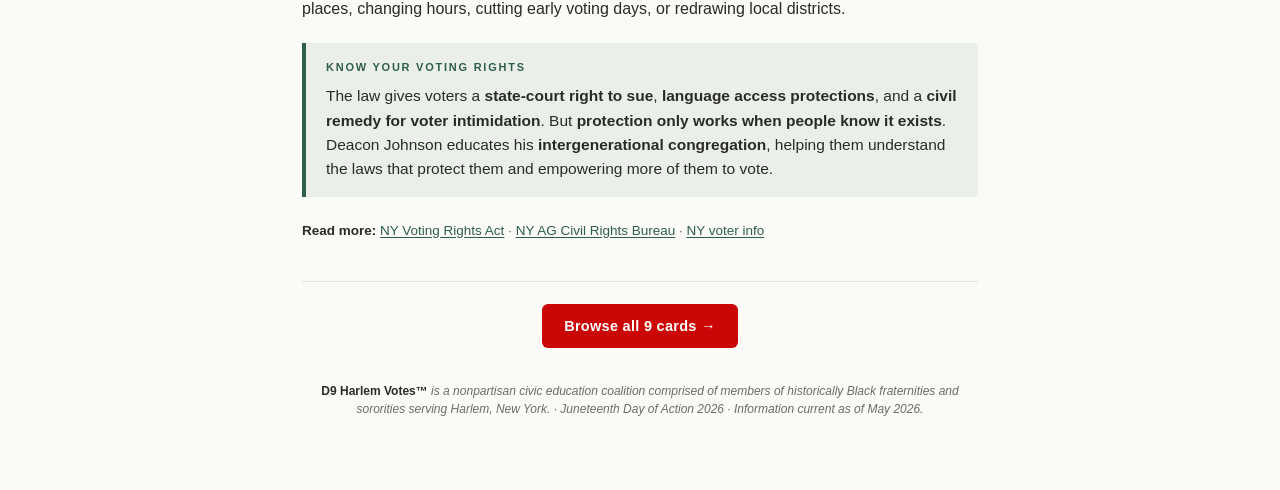
<file: card5/index.html>
<!doctype html>
<html lang="en">
<head>
<meta charset="utf-8">
<meta name="viewport" content="width=device-width,initial-scale=1">
<title>Deacon Johnson Educates &mdash; D9 Harlem Votes&trade;</title>
<meta name="description" content="A Harlem poll worker for 20 years. He&rsquo;s watched the federal VRA rise and fall, and was hopeful when New York built its own.">
<link rel="stylesheet" href="../style.css">
<link rel="icon" type="image/png" href="../logo.png">
<script data-goatcounter="https://d9harlemvotes.goatcounter.com/count" async src="//gc.zgo.at/count.js"></script>
</head>
<body>
<div class="topbar">
  <a class="brand" href="/cards/">
    <img src="../logo.png" alt="D9 Harlem Votes logo">
    <span class="wordmark"><span class="d9">D9</span> <span class="h">Harlem</span> <span class="v">Votes</span>&trade;</span>
  </a>
  <a class="back" href="/cards/">All 9 cards &rarr;</a>
</div>
<div class="stripe"><div class="s-red"></div><div class="s-black"></div><div class="s-green"></div></div>
<div class="container">
  <div class="topic-label">Civic class / voter protections in NYS</div>
  <h1 class="card-name">Deacon Johnson Educates</h1>
  <p class="tagline">A Harlem poll worker for 20 years. He&rsquo;s watched the federal VRA rise and fall, and was hopeful when New York built its own.</p>
  <img class="card-photo" src="../photos/card5-deacon.jpg" alt="Deacon Johnson Educates">
  <p class="subtitle">The protection most New Yorkers don&rsquo;t know they have.</p>

  <h2 class="section-label">THE SITUATION</h2>
  <p class="section-body">Deacon Johnson is 70, and has been working the polls for the last 20 years. He has seen voter turnout decline over the decades, especially in local and state elections. He was a child when the federal Voting Rights Act was passed (1965), a young man when it was expanded (1975), middle-aged when it was gutted in <em>Shelby County</em> (<strong>2013</strong>), and an elder when it was weakened again in <em>Callais</em> (<strong>April 2026</strong>). He understands how weaker voter protections chip away at the civil rights his parents and grandparents fought for.</p>

  <h2 class="section-label">WHAT NEW YORK BUILT</h2>
  <p class="section-body">New York&rsquo;s <strong>John R. Lewis Voting Rights Act</strong>, signed on <strong>Juneteenth 2022</strong> at Medgar Evers College in Brooklyn. The strongest piece is <strong>preclearance</strong>: in jurisdictions with histories of voting discrimination, officials must get NY Attorney General approval <strong>before</strong> moving polling places, changing hours, cutting early voting days, or redrawing local districts.</p>

  <div class="action-box">
    <div class="action-label">KNOW YOUR VOTING RIGHTS</div>
    <div class="action-body">The law gives voters a <strong>state-court right to sue</strong>, <strong>language access protections</strong>, and a <strong>civil remedy for voter intimidation</strong>. But <strong>protection only works when people know it exists</strong>. Deacon Johnson educates his <strong>intergenerational congregation</strong>, helping them understand the laws that protect them and empowering more of them to vote.</div>
  </div>

  <p class="read-more"><strong>Read more:</strong> <a href="https://www.nysenate.gov/" target="_blank" rel="noopener">NY Voting Rights Act</a> &middot; <a href="https://ag.ny.gov/" target="_blank" rel="noopener">NY AG Civil Rights Bureau</a> &middot; <a href="https://www.voting.nyc/" target="_blank" rel="noopener">NY voter info</a></p>

  <div class="foot">
    <a class="browse" href="../">Browse all 9 cards &rarr;</a>
    <p class="meta"><strong>D9 Harlem Votes&trade;</strong> is a nonpartisan civic education coalition comprised of members of historically Black fraternities and sororities serving Harlem, New York. &middot; Juneteenth Day of Action 2026 &middot; Information current as of May 2026.</p>
  </div>
</div>
</body>
</html>
</file>
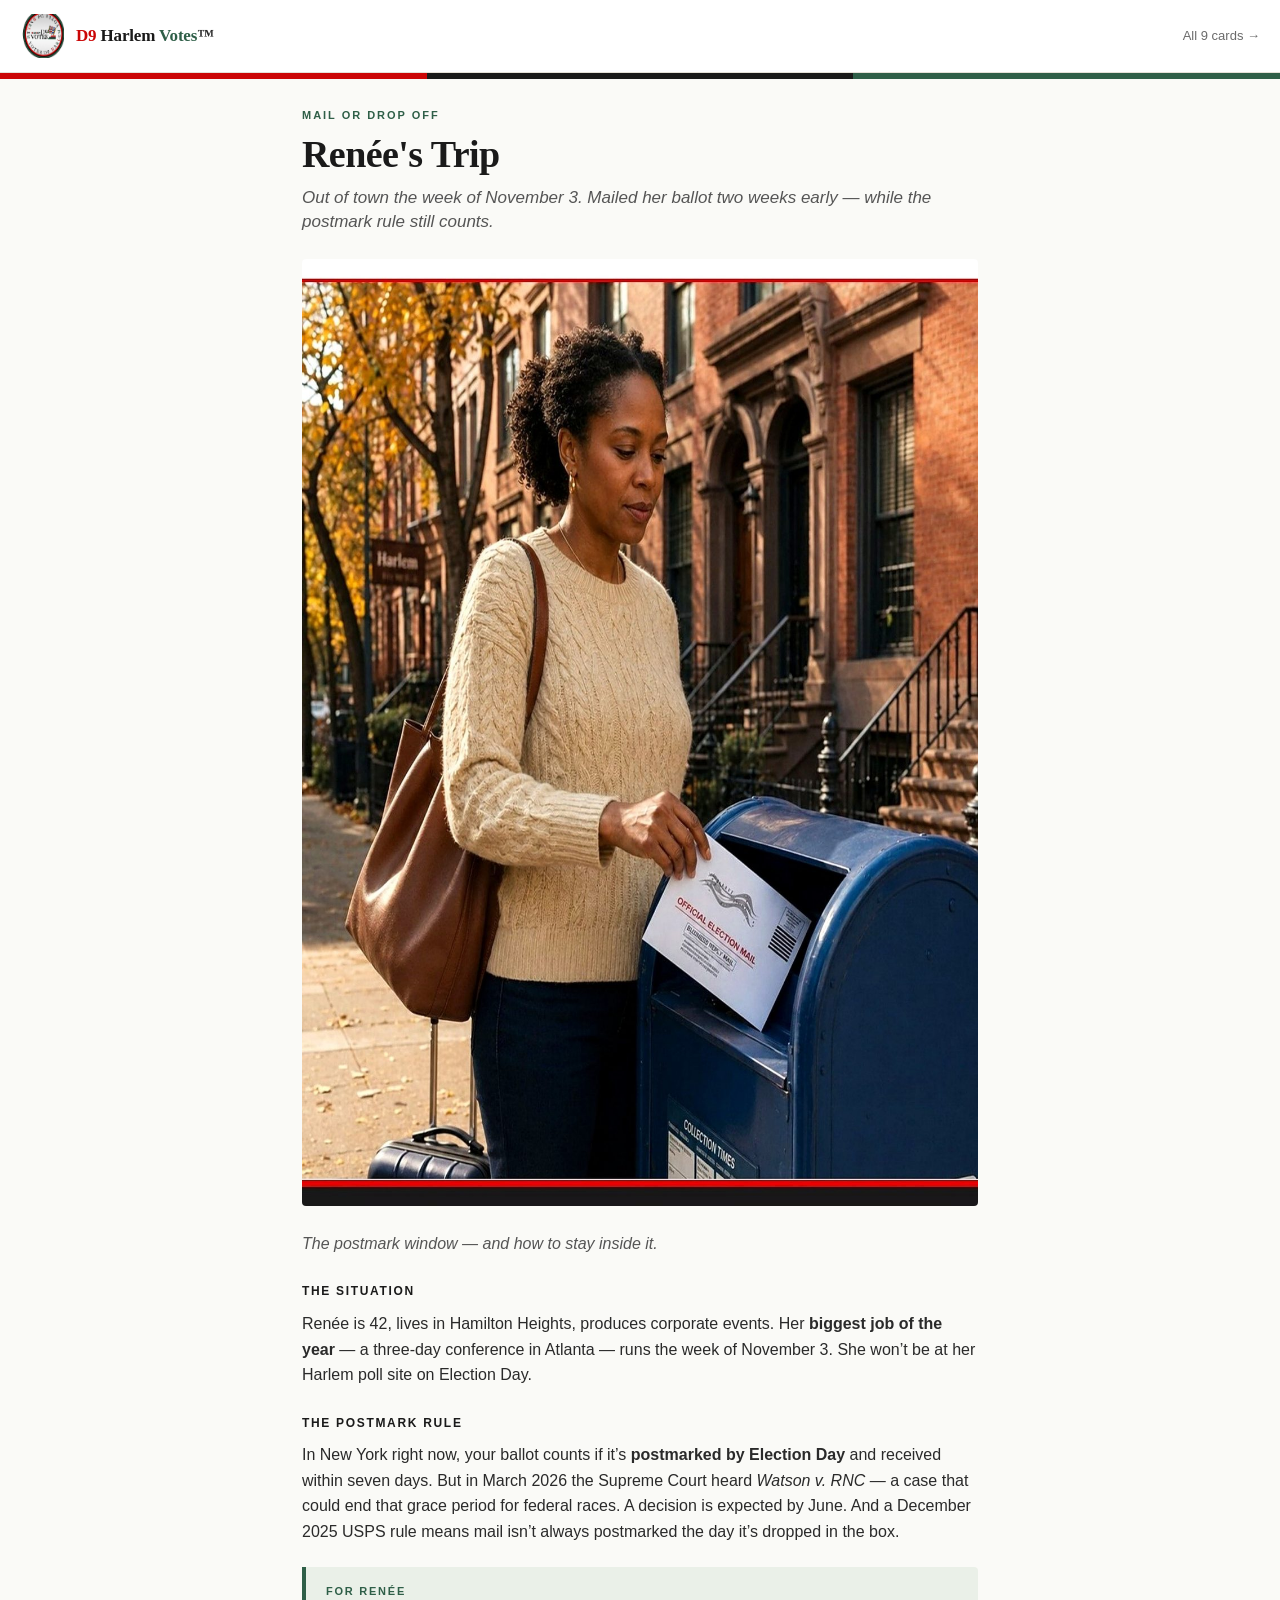
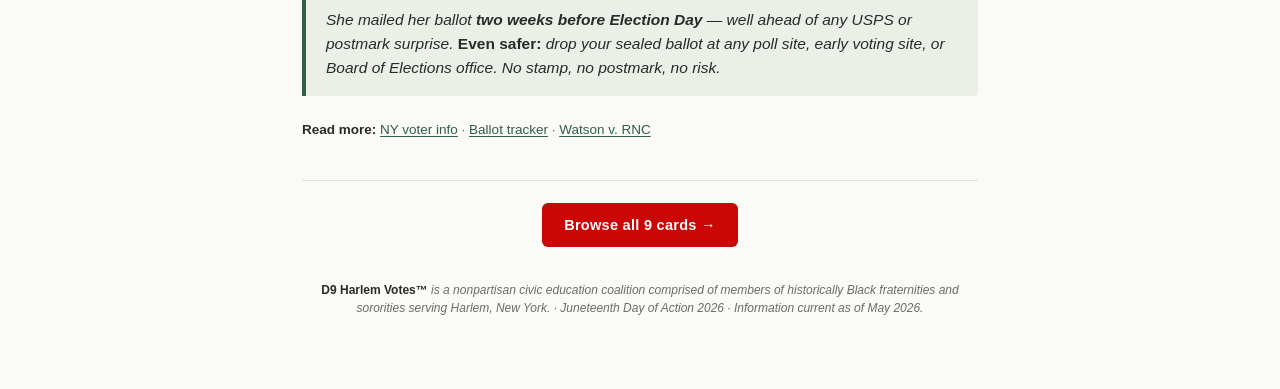
<file: card6/index.html>
<!doctype html>
<html lang="en">
<head>
<meta charset="utf-8">
<meta name="viewport" content="width=device-width,initial-scale=1">
<title>Ren&eacute;e's Trip &mdash; D9 Harlem Votes&trade;</title>
<meta name="description" content="Out of town the week of November 3. Mailed her ballot two weeks early — while the postmark rule still counts.">
<link rel="stylesheet" href="../style.css">
<link rel="icon" type="image/png" href="../logo.png">
<script data-goatcounter="https://d9harlemvotes.goatcounter.com/count" async src="//gc.zgo.at/count.js"></script>
</head>
<body>
<div class="topbar">
  <a class="brand" href="/cards/">
    <img src="../logo.png" alt="D9 Harlem Votes logo">
    <span class="wordmark"><span class="d9">D9</span> <span class="h">Harlem</span> <span class="v">Votes</span>&trade;</span>
  </a>
  <a class="back" href="/cards/">All 9 cards &rarr;</a>
</div>
<div class="stripe"><div class="s-red"></div><div class="s-black"></div><div class="s-green"></div></div>
<div class="container">
  <div class="topic-label">Mail or drop off</div>
  <h1 class="card-name">Ren&eacute;e's Trip</h1>
  <p class="tagline">Out of town the week of November 3. Mailed her ballot two weeks early &mdash; while the postmark rule still counts.</p>
  <img class="card-photo" src="../photos/card6-renee.jpg" alt="Ren&eacute;e's Trip">
  <p class="subtitle">The postmark window &mdash; and how to stay inside it.</p>

  <h2 class="section-label">THE SITUATION</h2>
  <p class="section-body">Ren&eacute;e is 42, lives in Hamilton Heights, produces corporate events. Her <strong>biggest job of the year</strong> &mdash; a three-day conference in Atlanta &mdash; runs the week of November 3. She won&rsquo;t be at her Harlem poll site on Election Day.</p>

  <h2 class="section-label">THE POSTMARK RULE</h2>
  <p class="section-body">In New York right now, your ballot counts if it&rsquo;s <strong>postmarked by Election Day</strong> and received within seven days. But in March 2026 the Supreme Court heard <em>Watson v. RNC</em> &mdash; a case that could end that grace period for federal races. A decision is expected by June. And a December 2025 USPS rule means mail isn&rsquo;t always postmarked the day it&rsquo;s dropped in the box.</p>

  <div class="action-box">
    <div class="action-label">FOR REN&Eacute;E</div>
    <div class="action-body"><em>She mailed her ballot <strong>two weeks before Election Day</strong> &mdash; well ahead of any USPS or postmark surprise.</em> <strong>Even safer:</strong> <em>drop your sealed ballot at any poll site, early voting site, or Board of Elections office. No stamp, no postmark, no risk.</em></div>
  </div>

  <p class="read-more"><strong>Read more:</strong> <a href="https://www.voting.nyc/" target="_blank" rel="noopener">NY voter info</a> &middot; <a href="https://voterlookup.elections.ny.gov/" target="_blank" rel="noopener">Ballot tracker</a> &middot; <a href="https://www.scotusblog.com/" target="_blank" rel="noopener">Watson v. RNC</a></p>

  <div class="foot">
    <a class="browse" href="../">Browse all 9 cards &rarr;</a>
    <p class="meta"><strong>D9 Harlem Votes&trade;</strong> is a nonpartisan civic education coalition comprised of members of historically Black fraternities and sororities serving Harlem, New York. &middot; Juneteenth Day of Action 2026 &middot; Information current as of May 2026.</p>
  </div>
</div>
</body>
</html>
</file>
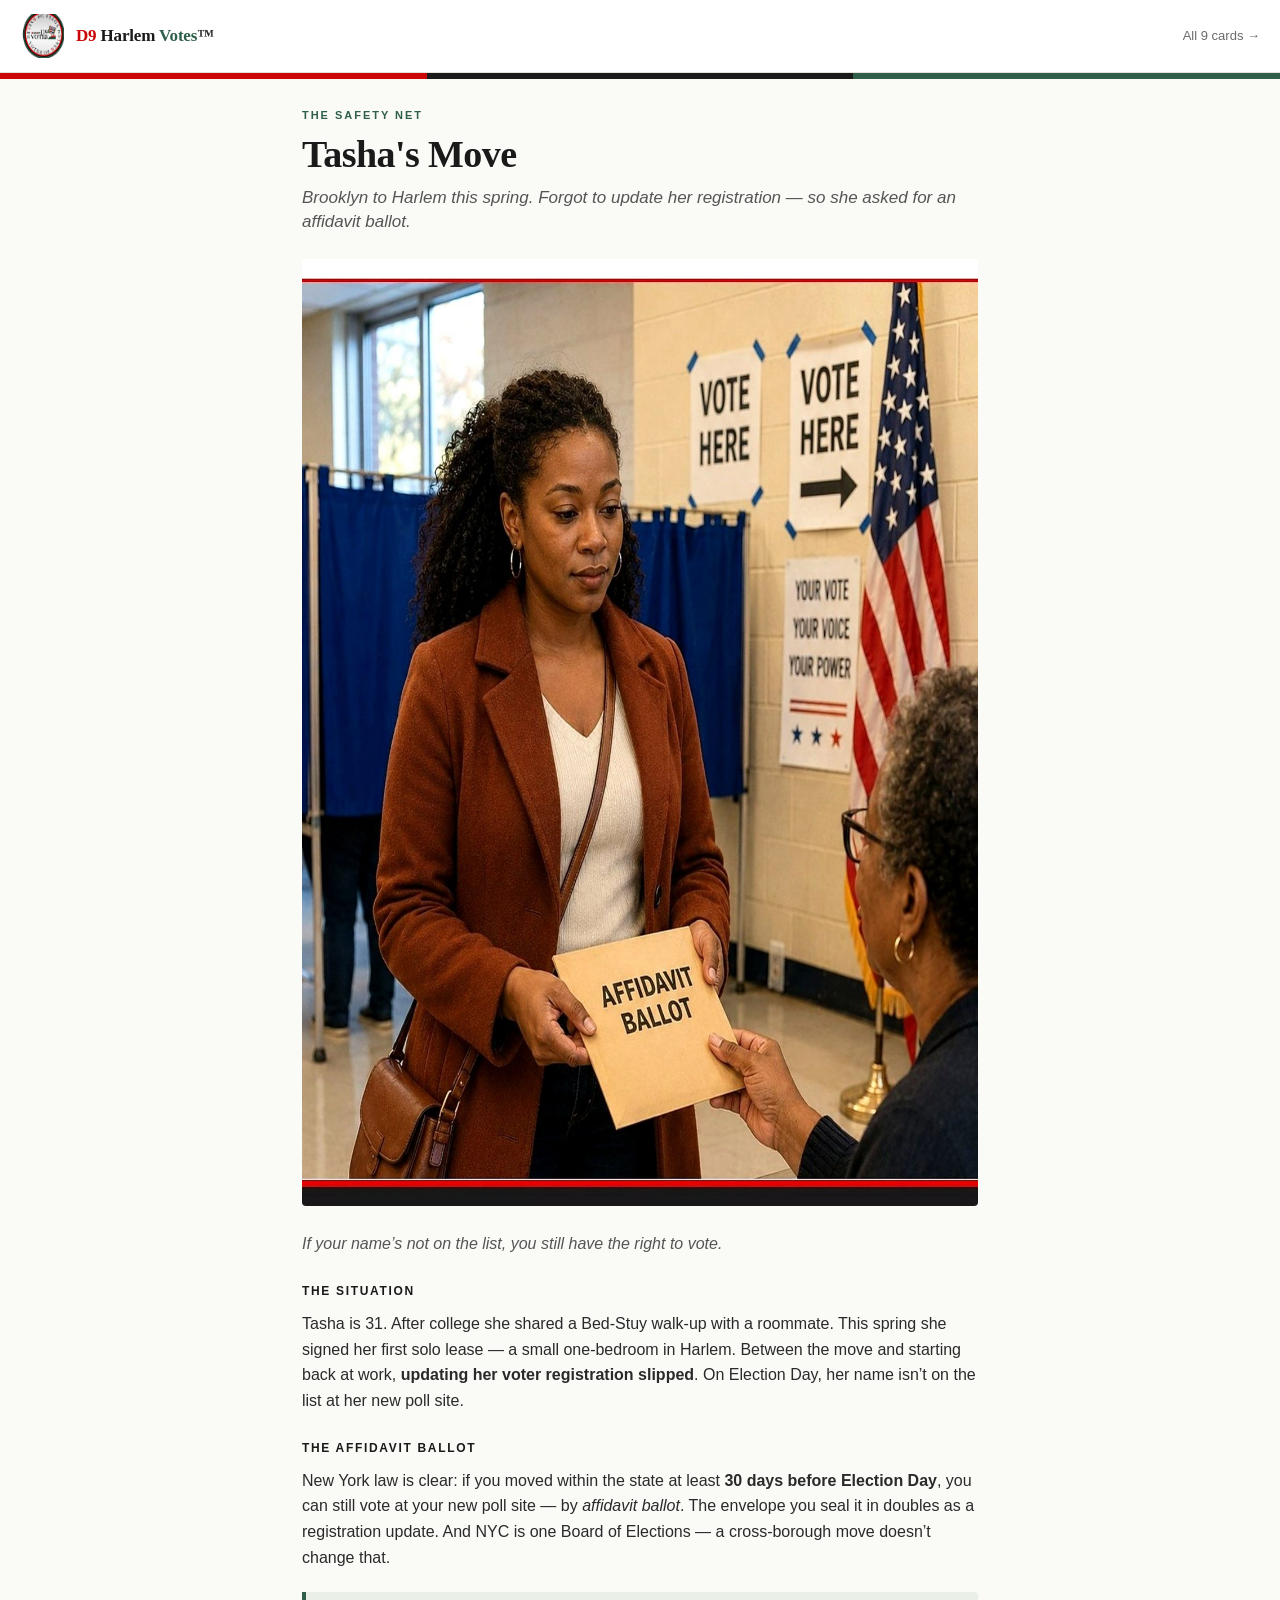
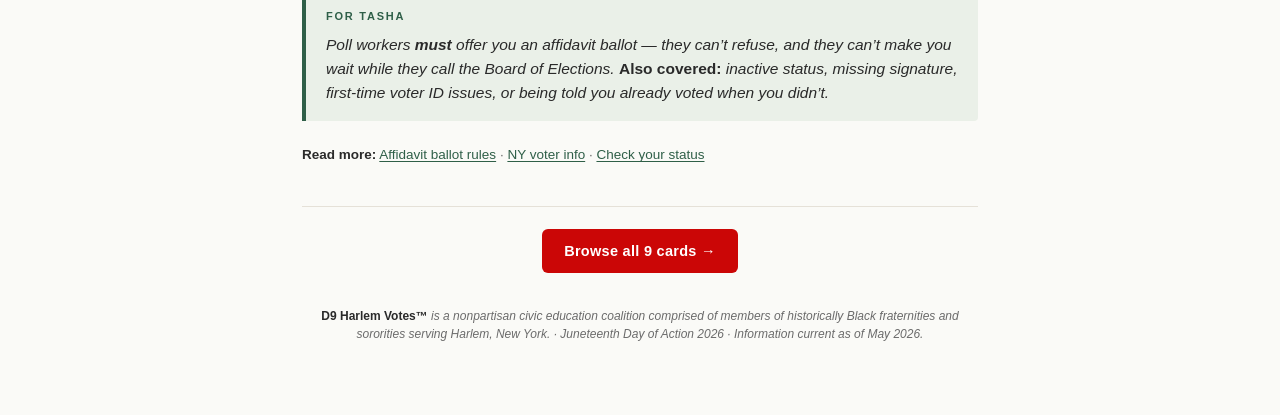
<file: card7/index.html>
<!doctype html>
<html lang="en">
<head>
<meta charset="utf-8">
<meta name="viewport" content="width=device-width,initial-scale=1">
<title>Tasha's Move &mdash; D9 Harlem Votes&trade;</title>
<meta name="description" content="Brooklyn to Harlem this spring. Forgot to update her registration — so she asked for an affidavit ballot.">
<link rel="stylesheet" href="../style.css">
<link rel="icon" type="image/png" href="../logo.png">
<script data-goatcounter="https://d9harlemvotes.goatcounter.com/count" async src="//gc.zgo.at/count.js"></script>
</head>
<body>
<div class="topbar">
  <a class="brand" href="/cards/">
    <img src="../logo.png" alt="D9 Harlem Votes logo">
    <span class="wordmark"><span class="d9">D9</span> <span class="h">Harlem</span> <span class="v">Votes</span>&trade;</span>
  </a>
  <a class="back" href="/cards/">All 9 cards &rarr;</a>
</div>
<div class="stripe"><div class="s-red"></div><div class="s-black"></div><div class="s-green"></div></div>
<div class="container">
  <div class="topic-label">The safety net</div>
  <h1 class="card-name">Tasha's Move</h1>
  <p class="tagline">Brooklyn to Harlem this spring. Forgot to update her registration &mdash; so she asked for an affidavit ballot.</p>
  <img class="card-photo" src="../photos/card7-tasha.jpg" alt="Tasha's Move">
  <p class="subtitle">If your name&rsquo;s not on the list, you still have the right to vote.</p>

  <h2 class="section-label">THE SITUATION</h2>
  <p class="section-body">Tasha is 31. After college she shared a Bed-Stuy walk-up with a roommate. This spring she signed her first solo lease &mdash; a small one-bedroom in Harlem. Between the move and starting back at work, <strong>updating her voter registration slipped</strong>. On Election Day, her name isn&rsquo;t on the list at her new poll site.</p>

  <h2 class="section-label">THE AFFIDAVIT BALLOT</h2>
  <p class="section-body">New York law is clear: if you moved within the state at least <strong>30 days before Election Day</strong>, you can still vote at your new poll site &mdash; by <em>affidavit ballot</em>. The envelope you seal it in doubles as a registration update. And NYC is one Board of Elections &mdash; a cross-borough move doesn&rsquo;t change that.</p>

  <div class="action-box">
    <div class="action-label">FOR TASHA</div>
    <div class="action-body"><em>Poll workers <strong>must</strong> offer you an affidavit ballot &mdash; they can&rsquo;t refuse, and they can&rsquo;t make you wait while they call the Board of Elections.</em> <strong>Also covered:</strong> <em>inactive status, missing signature, first-time voter ID issues, or being told you already voted when you didn&rsquo;t.</em></div>
  </div>

  <p class="read-more"><strong>Read more:</strong> <a href="https://ag.ny.gov/voting-resources" target="_blank" rel="noopener">Affidavit ballot rules</a> &middot; <a href="https://www.voting.nyc/" target="_blank" rel="noopener">NY voter info</a> &middot; <a href="https://voterlookup.elections.ny.gov/" target="_blank" rel="noopener">Check your status</a></p>

  <div class="foot">
    <a class="browse" href="../">Browse all 9 cards &rarr;</a>
    <p class="meta"><strong>D9 Harlem Votes&trade;</strong> is a nonpartisan civic education coalition comprised of members of historically Black fraternities and sororities serving Harlem, New York. &middot; Juneteenth Day of Action 2026 &middot; Information current as of May 2026.</p>
  </div>
</div>
</body>
</html>
</file>
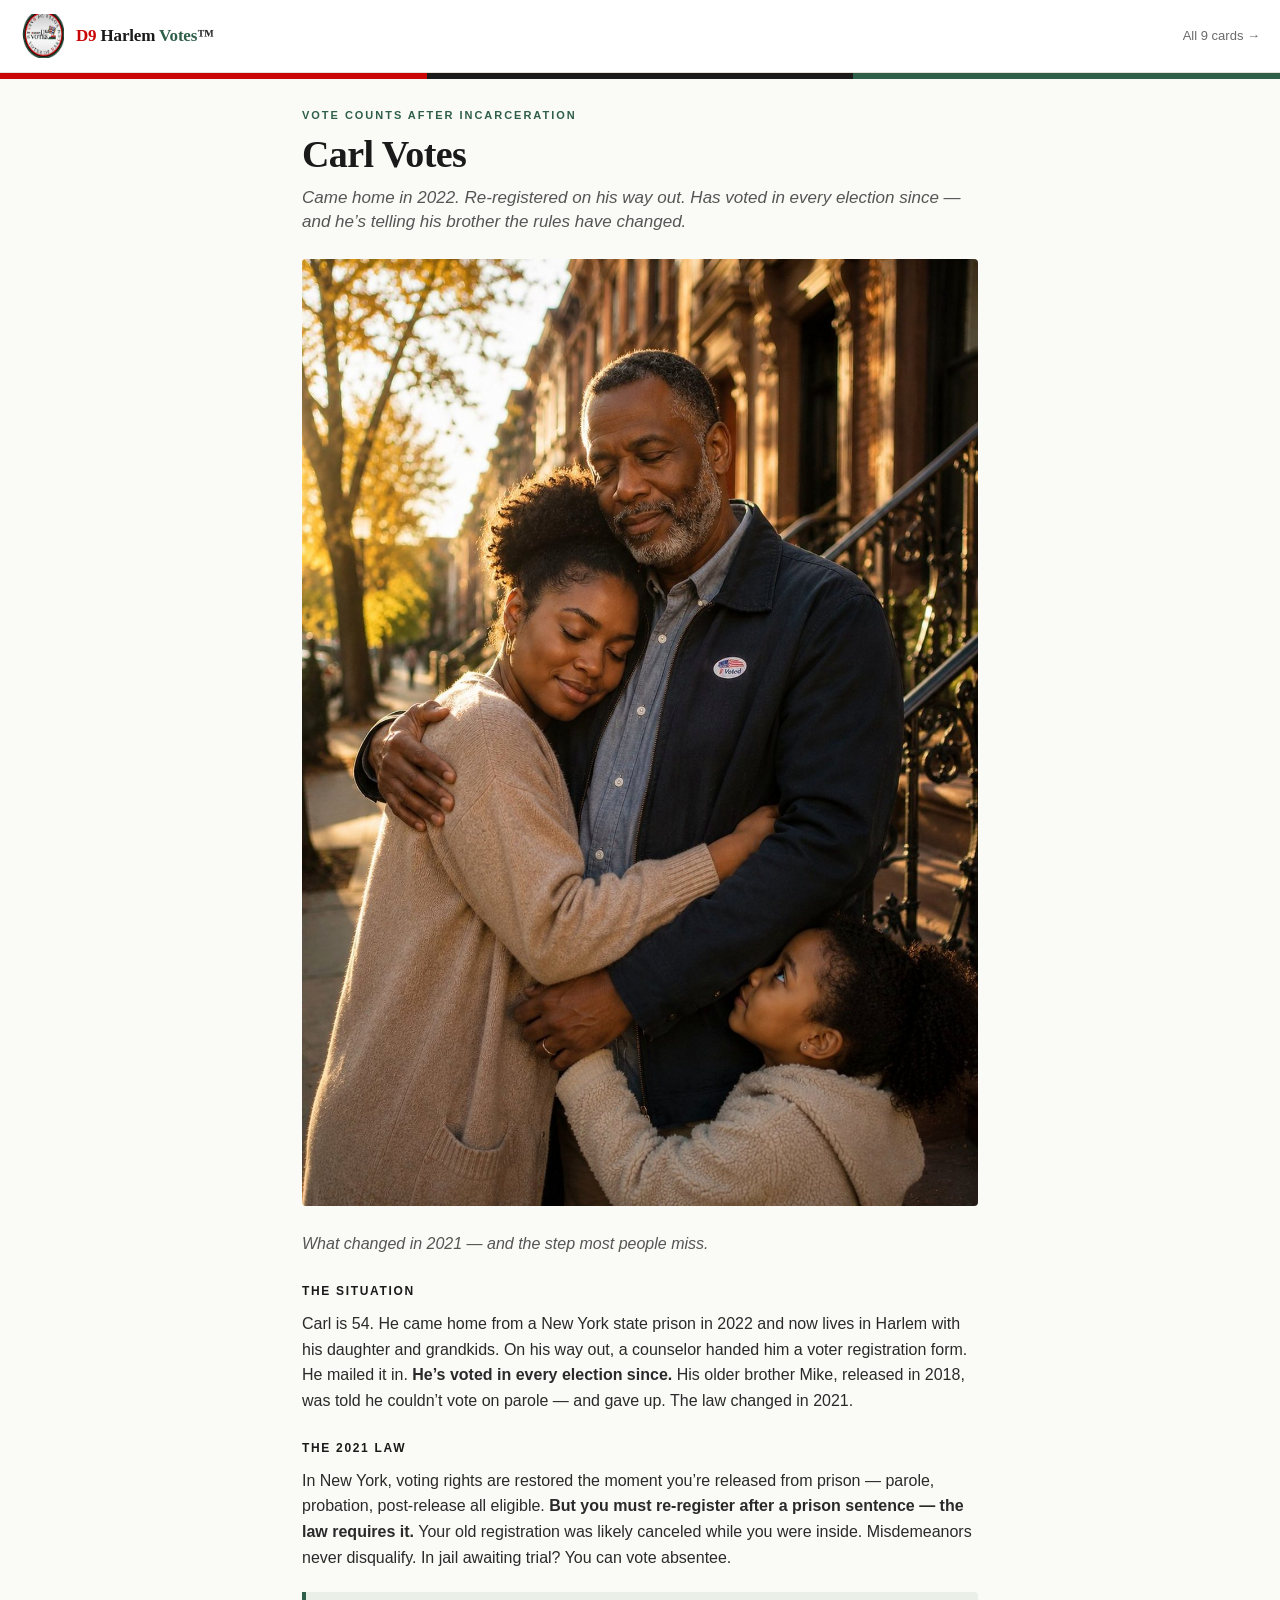
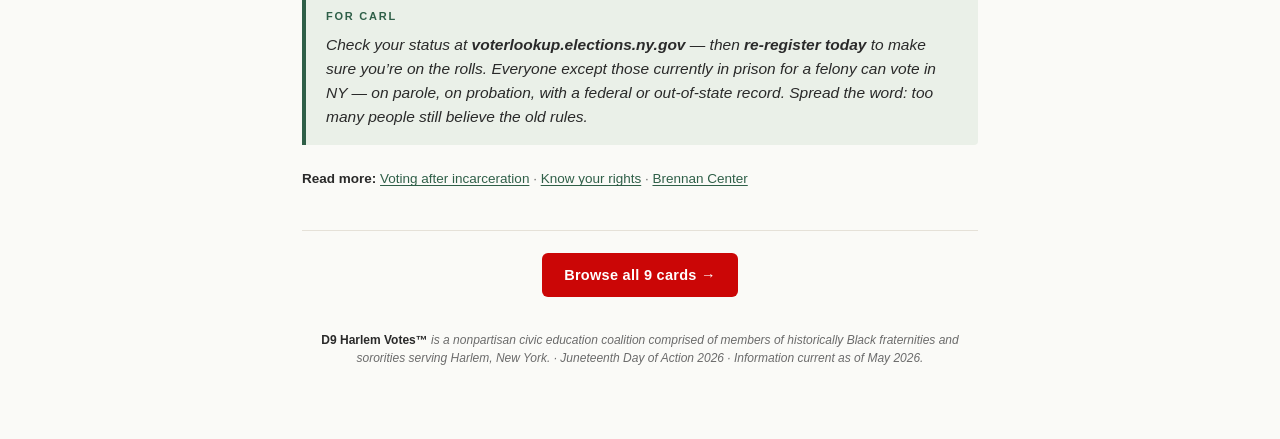
<file: card8/index.html>
<!doctype html>
<html lang="en">
<head>
<meta charset="utf-8">
<meta name="viewport" content="width=device-width,initial-scale=1">
<title>Carl Votes &mdash; D9 Harlem Votes&trade;</title>
<meta name="description" content="Came home in 2022. Re-registered on his way out. Has voted in every election since — and he’s telling his brother the rules have changed.">
<link rel="stylesheet" href="../style.css">
<link rel="icon" type="image/png" href="../logo.png">
<script data-goatcounter="https://d9harlemvotes.goatcounter.com/count" async src="//gc.zgo.at/count.js"></script>
</head>
<body>
<div class="topbar">
  <a class="brand" href="/cards/">
    <img src="../logo.png" alt="D9 Harlem Votes logo">
    <span class="wordmark"><span class="d9">D9</span> <span class="h">Harlem</span> <span class="v">Votes</span>&trade;</span>
  </a>
  <a class="back" href="/cards/">All 9 cards &rarr;</a>
</div>
<div class="stripe"><div class="s-red"></div><div class="s-black"></div><div class="s-green"></div></div>
<div class="container">
  <div class="topic-label">Vote counts after incarceration</div>
  <h1 class="card-name">Carl Votes</h1>
  <p class="tagline">Came home in 2022. Re-registered on his way out. Has voted in every election since &mdash; and he&rsquo;s telling his brother the rules have changed.</p>
  <img class="card-photo" src="../photos/card8-carl.jpg" alt="Carl Votes">
  <p class="subtitle">What changed in 2021 &mdash; and the step most people miss.</p>

  <h2 class="section-label">THE SITUATION</h2>
  <p class="section-body">Carl is 54. He came home from a New York state prison in 2022 and now lives in Harlem with his daughter and grandkids. On his way out, a counselor handed him a voter registration form. He mailed it in. <strong>He&rsquo;s voted in every election since.</strong> His older brother Mike, released in 2018, was told he couldn&rsquo;t vote on parole &mdash; and gave up. The law changed in 2021.</p>

  <h2 class="section-label">THE 2021 LAW</h2>
  <p class="section-body">In New York, voting rights are restored the moment you&rsquo;re released from prison &mdash; parole, probation, post-release all eligible. <strong>But you must re-register after a prison sentence &mdash; the law requires it.</strong> Your old registration was likely canceled while you were inside. Misdemeanors never disqualify. In jail awaiting trial? You can vote absentee.</p>

  <div class="action-box">
    <div class="action-label">FOR CARL</div>
    <div class="action-body"><em>Check your status at <strong>voterlookup.elections.ny.gov</strong> &mdash; then <strong>re-register today</strong> to make sure you&rsquo;re on the rolls. Everyone except those currently in prison for a felony can vote in NY &mdash; on parole, on probation, with a federal or out-of-state record. Spread the word: too many people still believe the old rules.</em></div>
  </div>

  <p class="read-more"><strong>Read more:</strong> <a href="https://www.elections.ny.gov/voting-after-incarceration" target="_blank" rel="noopener">Voting after incarceration</a> &middot; <a href="https://www.nyclu.org/" target="_blank" rel="noopener">Know your rights</a> &middot; <a href="https://www.brennancenter.org/" target="_blank" rel="noopener">Brennan Center</a></p>

  <div class="foot">
    <a class="browse" href="../">Browse all 9 cards &rarr;</a>
    <p class="meta"><strong>D9 Harlem Votes&trade;</strong> is a nonpartisan civic education coalition comprised of members of historically Black fraternities and sororities serving Harlem, New York. &middot; Juneteenth Day of Action 2026 &middot; Information current as of May 2026.</p>
  </div>
</div>
</body>
</html>
</file>
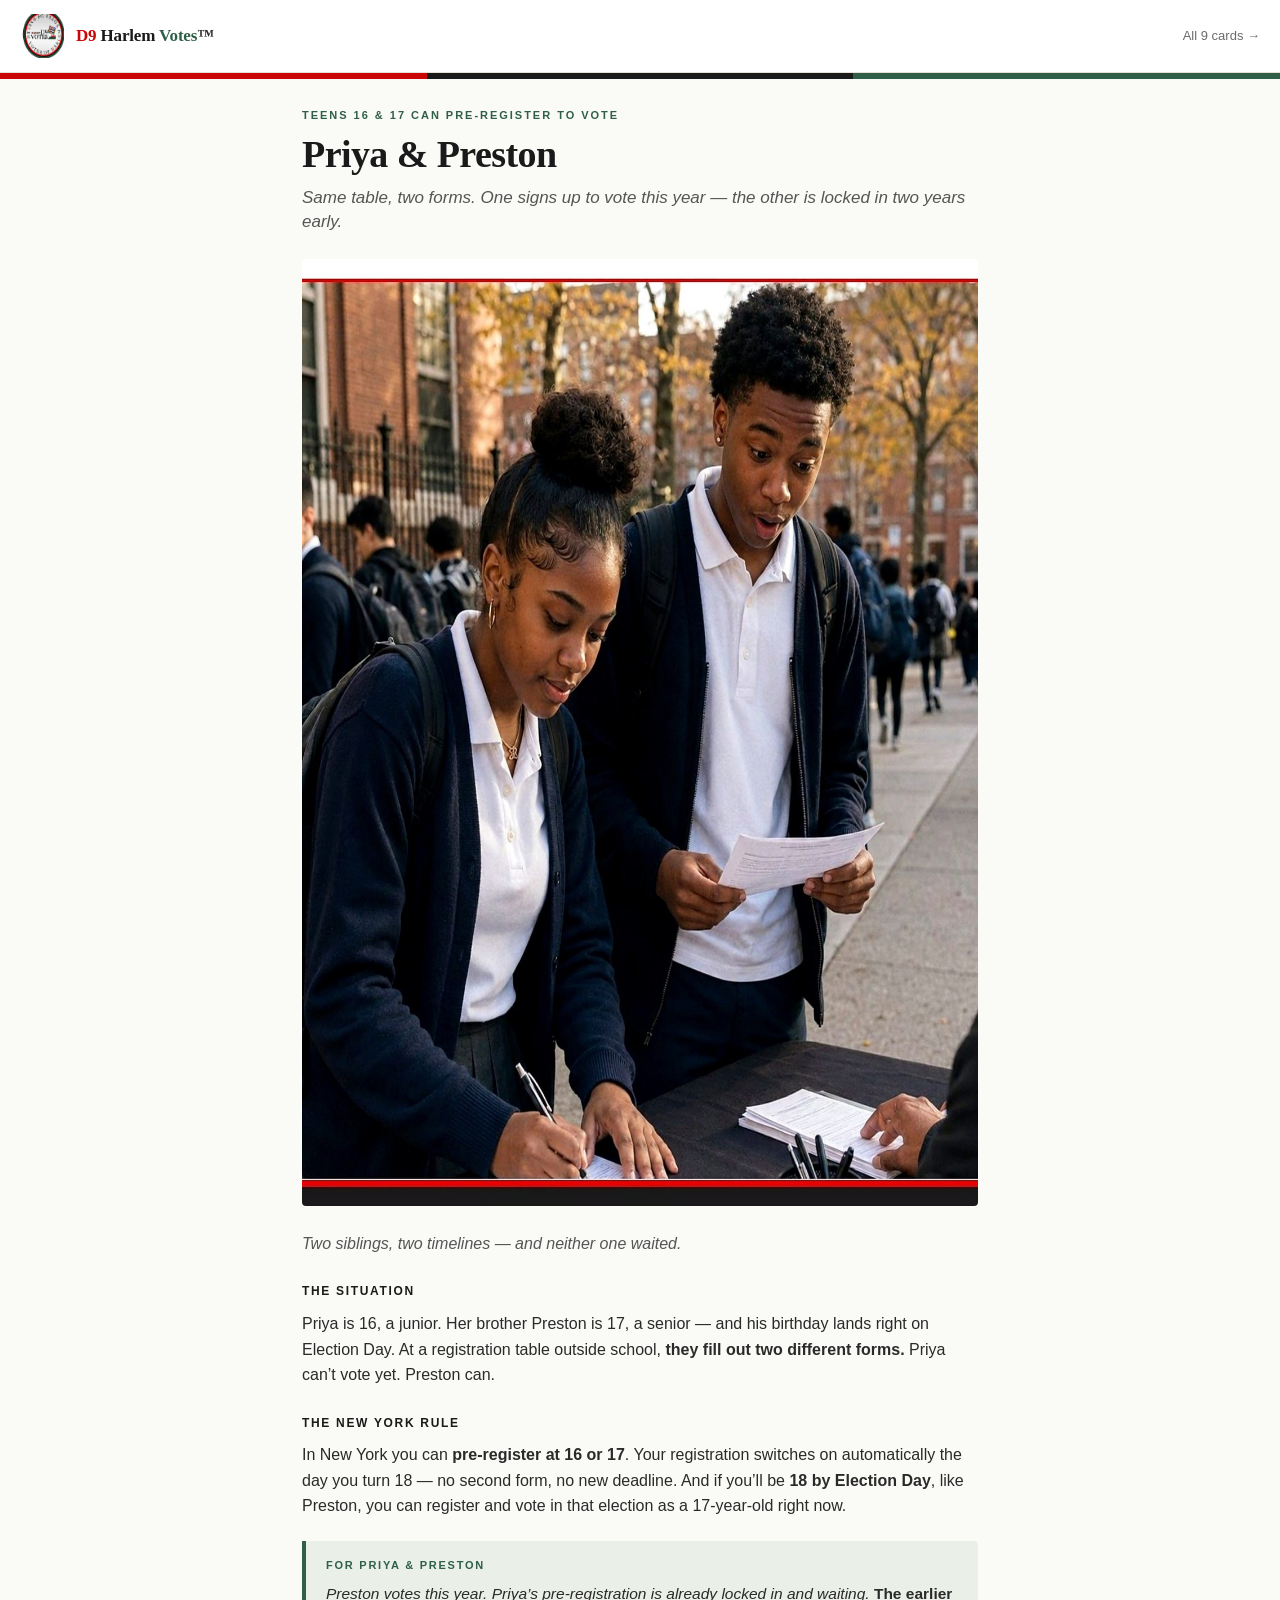
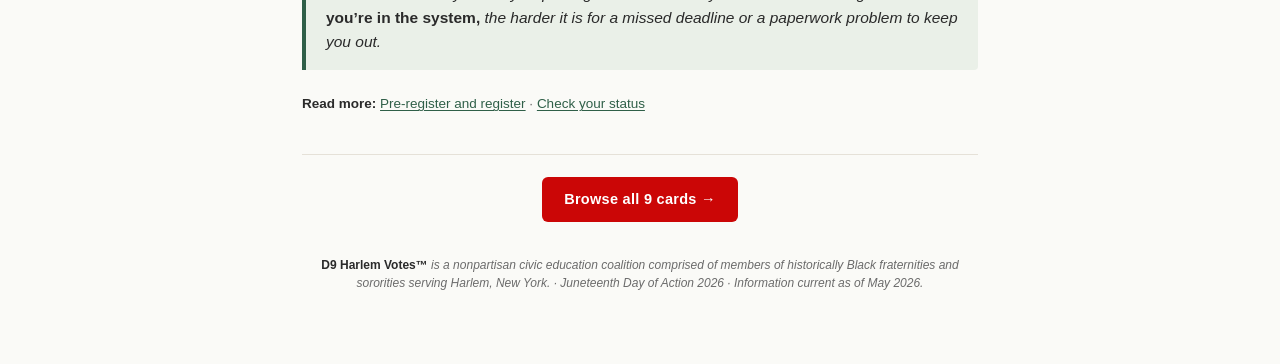
<file: card9/index.html>
<!doctype html>
<html lang="en">
<head>
<meta charset="utf-8">
<meta name="viewport" content="width=device-width,initial-scale=1">
<title>Priya &amp; Preston &mdash; D9 Harlem Votes&trade;</title>
<meta name="description" content="Same table, two forms. One signs up to vote this year — the other is locked in two years early.">
<link rel="stylesheet" href="../style.css">
<link rel="icon" type="image/png" href="../logo.png">
<script data-goatcounter="https://d9harlemvotes.goatcounter.com/count" async src="//gc.zgo.at/count.js"></script>
</head>
<body>
<div class="topbar">
  <a class="brand" href="/cards/">
    <img src="../logo.png" alt="D9 Harlem Votes logo">
    <span class="wordmark"><span class="d9">D9</span> <span class="h">Harlem</span> <span class="v">Votes</span>&trade;</span>
  </a>
  <a class="back" href="/cards/">All 9 cards &rarr;</a>
</div>
<div class="stripe"><div class="s-red"></div><div class="s-black"></div><div class="s-green"></div></div>
<div class="container">
  <div class="topic-label">Teens 16 &amp; 17 can pre-register to vote</div>
  <h1 class="card-name">Priya &amp; Preston</h1>
  <p class="tagline">Same table, two forms. One signs up to vote this year &mdash; the other is locked in two years early.</p>
  <img class="card-photo" src="../photos/card9-priya-preston.jpg" alt="Priya &amp; Preston">
  <p class="subtitle">Two siblings, two timelines &mdash; and neither one waited.</p>

  <h2 class="section-label">THE SITUATION</h2>
  <p class="section-body">Priya is 16, a junior. Her brother Preston is 17, a senior &mdash; and his birthday lands right on Election Day. At a registration table outside school, <strong>they fill out two different forms.</strong> Priya can&rsquo;t vote yet. Preston can.</p>

  <h2 class="section-label">THE NEW YORK RULE</h2>
  <p class="section-body">In New York you can <strong>pre-register at 16 or 17</strong>. Your registration switches on automatically the day you turn 18 &mdash; no second form, no new deadline. And if you&rsquo;ll be <strong>18 by Election Day</strong>, like Preston, you can register and vote in that election as a 17-year-old right now.</p>

  <div class="action-box">
    <div class="action-label">FOR PRIYA &amp; PRESTON</div>
    <div class="action-body"><em>Preston votes this year. Priya&rsquo;s pre-registration is already locked in and waiting.</em> <strong>The earlier you&rsquo;re in the system,</strong> <em>the harder it is for a missed deadline or a paperwork problem to keep you out.</em></div>
  </div>

  <p class="read-more"><strong>Read more:</strong> <a href="https://www.voting.nyc/" target="_blank" rel="noopener">Pre-register and register</a> &middot; <a href="https://voterlookup.elections.ny.gov/" target="_blank" rel="noopener">Check your status</a></p>

  <div class="foot">
    <a class="browse" href="../">Browse all 9 cards &rarr;</a>
    <p class="meta"><strong>D9 Harlem Votes&trade;</strong> is a nonpartisan civic education coalition comprised of members of historically Black fraternities and sororities serving Harlem, New York. &middot; Juneteenth Day of Action 2026 &middot; Information current as of May 2026.</p>
  </div>
</div>
</body>
</html>
</file>
<file: style.css>
/* D9 Harlem Votes Cards — shared stylesheet */
:root {
  --red: #CB0606;
  --black: #1A1A1A;
  --green: #2F5F48;
  --cream: #f5f1e8;
  --rule: #e5e1d8;
  --text: #2a2a2a;
  --muted: #6b6b6b;
}
* { box-sizing: border-box; }
html { -webkit-text-size-adjust: 100%; }
body {
  margin: 0;
  padding: 0;
  font-family: -apple-system, BlinkMacSystemFont, "Segoe UI", Roboto, Helvetica, Arial, sans-serif;
  color: var(--text);
  background: #fafaf7;
  line-height: 1.55;
  font-size: 16px;
}

/* Top bar */
.topbar {
  background: #fff;
  border-bottom: 1px solid var(--rule);
  padding: 14px 20px;
  display: flex;
  align-items: center;
  justify-content: space-between;
  gap: 16px;
}
.topbar .brand {
  display: flex;
  align-items: center;
  gap: 12px;
  text-decoration: none;
  color: inherit;
}
.topbar .brand img {
  width: 44px;
  height: 44px;
  display: block;
}
.topbar .brand .wordmark {
  font-family: Georgia, serif;
  font-size: 17px;
  font-weight: 600;
  letter-spacing: -0.01em;
}
.topbar .brand .wordmark .d9 { color: var(--red); }
.topbar .brand .wordmark .h  { color: var(--black); }
.topbar .brand .wordmark .v  { color: var(--green); }
.topbar .back {
  font-size: 13px;
  color: var(--muted);
  text-decoration: none;
  font-weight: 500;
}
.topbar .back:hover { color: var(--red); }

/* Tri-stripe */
.stripe {
  height: 6px;
  display: flex;
}
.stripe .s-red   { flex: 1; background: var(--red); }
.stripe .s-black { flex: 1; background: var(--black); }
.stripe .s-green { flex: 1; background: var(--green); }

/* Page container */
.container {
  max-width: 720px;
  margin: 0 auto;
  padding: 28px 22px 60px;
}

/* Card page */
.topic-label {
  font-size: 11px;
  letter-spacing: 0.18em;
  text-transform: uppercase;
  color: var(--green);
  font-weight: 700;
  margin-bottom: 10px;
}
h1.card-name {
  font-family: Georgia, serif;
  font-size: 38px;
  line-height: 1.1;
  margin: 0 0 10px;
  color: var(--black);
  letter-spacing: -0.015em;
  font-weight: 700;
}
.tagline {
  font-style: italic;
  color: #555;
  font-size: 17px;
  line-height: 1.45;
  margin: 0 0 24px;
}
.card-photo {
  width: 100%;
  height: auto;
  display: block;
  border-radius: 4px;
  margin: 0 0 26px;
}
.subtitle {
  font-style: italic;
  color: #555;
  font-size: 16px;
  margin: 0 0 22px;
}
h2.section-label {
  font-size: 12px;
  letter-spacing: 0.14em;
  text-transform: uppercase;
  color: var(--black);
  font-weight: 700;
  margin: 26px 0 10px;
}
.section-body {
  font-size: 16px;
  line-height: 1.6;
  margin: 0 0 20px;
  color: var(--text);
}
.action-box {
  background: #eaf0e8;
  border-left: 4px solid var(--green);
  padding: 16px 20px;
  border-radius: 0 4px 4px 0;
  margin: 22px 0 24px;
}
.action-box .action-label {
  font-size: 11px;
  letter-spacing: 0.16em;
  text-transform: uppercase;
  color: var(--green);
  font-weight: 700;
  margin-bottom: 8px;
}
.action-box .action-body {
  font-size: 15.5px;
  line-height: 1.55;
  color: var(--text);
}
.action-box .action-body em { font-style: italic; }
.read-more {
  font-size: 13.5px;
  color: var(--muted);
  margin: 22px 0 0;
  line-height: 1.5;
}
.read-more strong { color: var(--text); }
.read-more a { color: var(--green); text-decoration: underline; text-underline-offset: 2px; }
.read-more a:hover { color: var(--red); }

/* Footer */
.foot {
  margin: 40px 0 0;
  padding-top: 22px;
  border-top: 1px solid var(--rule);
  text-align: center;
}
.foot .browse {
  display: inline-block;
  background: var(--red);
  color: #fff;
  text-decoration: none;
  padding: 11px 22px;
  border-radius: 6px;
  font-weight: 600;
  font-size: 14.5px;
  letter-spacing: 0.02em;
  margin-bottom: 22px;
}
.foot .browse:hover { background: #a30404; }
.foot .meta {
  font-size: 12px;
  color: var(--muted);
  line-height: 1.5;
  font-style: italic;
}
.foot .meta strong { color: var(--text); font-style: normal; }

/* Index (deck landing) */
.deck-header {
  text-align: center;
  margin: 4px 0 28px;
}
.deck-header h1 {
  font-family: Georgia, serif;
  font-size: 32px;
  color: var(--black);
  margin: 0 0 12px;
  font-weight: 700;
  letter-spacing: -0.01em;
}
.deck-header .deck-tagline {
  font-style: italic;
  color: #555;
  font-size: 16px;
  max-width: 540px;
  margin: 0 auto;
  line-height: 1.5;
}
.deck-grid {
  display: grid;
  grid-template-columns: 1fr;
  gap: 18px;
  margin: 28px 0;
}
@media (min-width: 600px) {
  .deck-grid { grid-template-columns: 1fr 1fr; }
}
.deck-tile {
  display: block;
  background: #fff;
  border: 1px solid var(--rule);
  border-radius: 8px;
  overflow: hidden;
  text-decoration: none;
  color: inherit;
  transition: transform 0.15s ease, box-shadow 0.15s ease;
}
.deck-tile:hover {
  transform: translateY(-2px);
  box-shadow: 0 6px 18px rgba(0,0,0,0.08);
}
.deck-tile img {
  width: 100%;
  height: 180px;
  object-fit: cover;
  display: block;
}
.deck-tile .tile-body {
  padding: 14px 16px 18px;
}
.deck-tile .tile-topic {
  font-size: 10px;
  letter-spacing: 0.14em;
  text-transform: uppercase;
  color: var(--green);
  font-weight: 700;
  margin-bottom: 6px;
}
.deck-tile .tile-name {
  font-family: Georgia, serif;
  font-size: 20px;
  font-weight: 600;
  color: var(--black);
  margin: 0 0 6px;
  letter-spacing: -0.01em;
}
.deck-tile .tile-tag {
  font-size: 13px;
  color: #555;
  font-style: italic;
  line-height: 1.45;
  margin: 0;
}

/* Mobile tweaks */
@media (max-width: 480px) {
  h1.card-name { font-size: 30px; }
  .tagline { font-size: 16px; }
  .container { padding: 22px 18px 50px; }
  .topbar { padding: 12px 16px; }
  .topbar .brand img { width: 38px; height: 38px; }
  .topbar .brand .wordmark { font-size: 15px; }
  .deck-header h1 { font-size: 26px; }
  .deck-header .deck-tagline { font-size: 15px; }
  .deck-tile .tile-tag { font-size: 13px; }
}
@media (max-width: 380px) {
  .deck-header h1 { font-size: 23px; }
  .topbar .back { display: none; }
}
</file>
